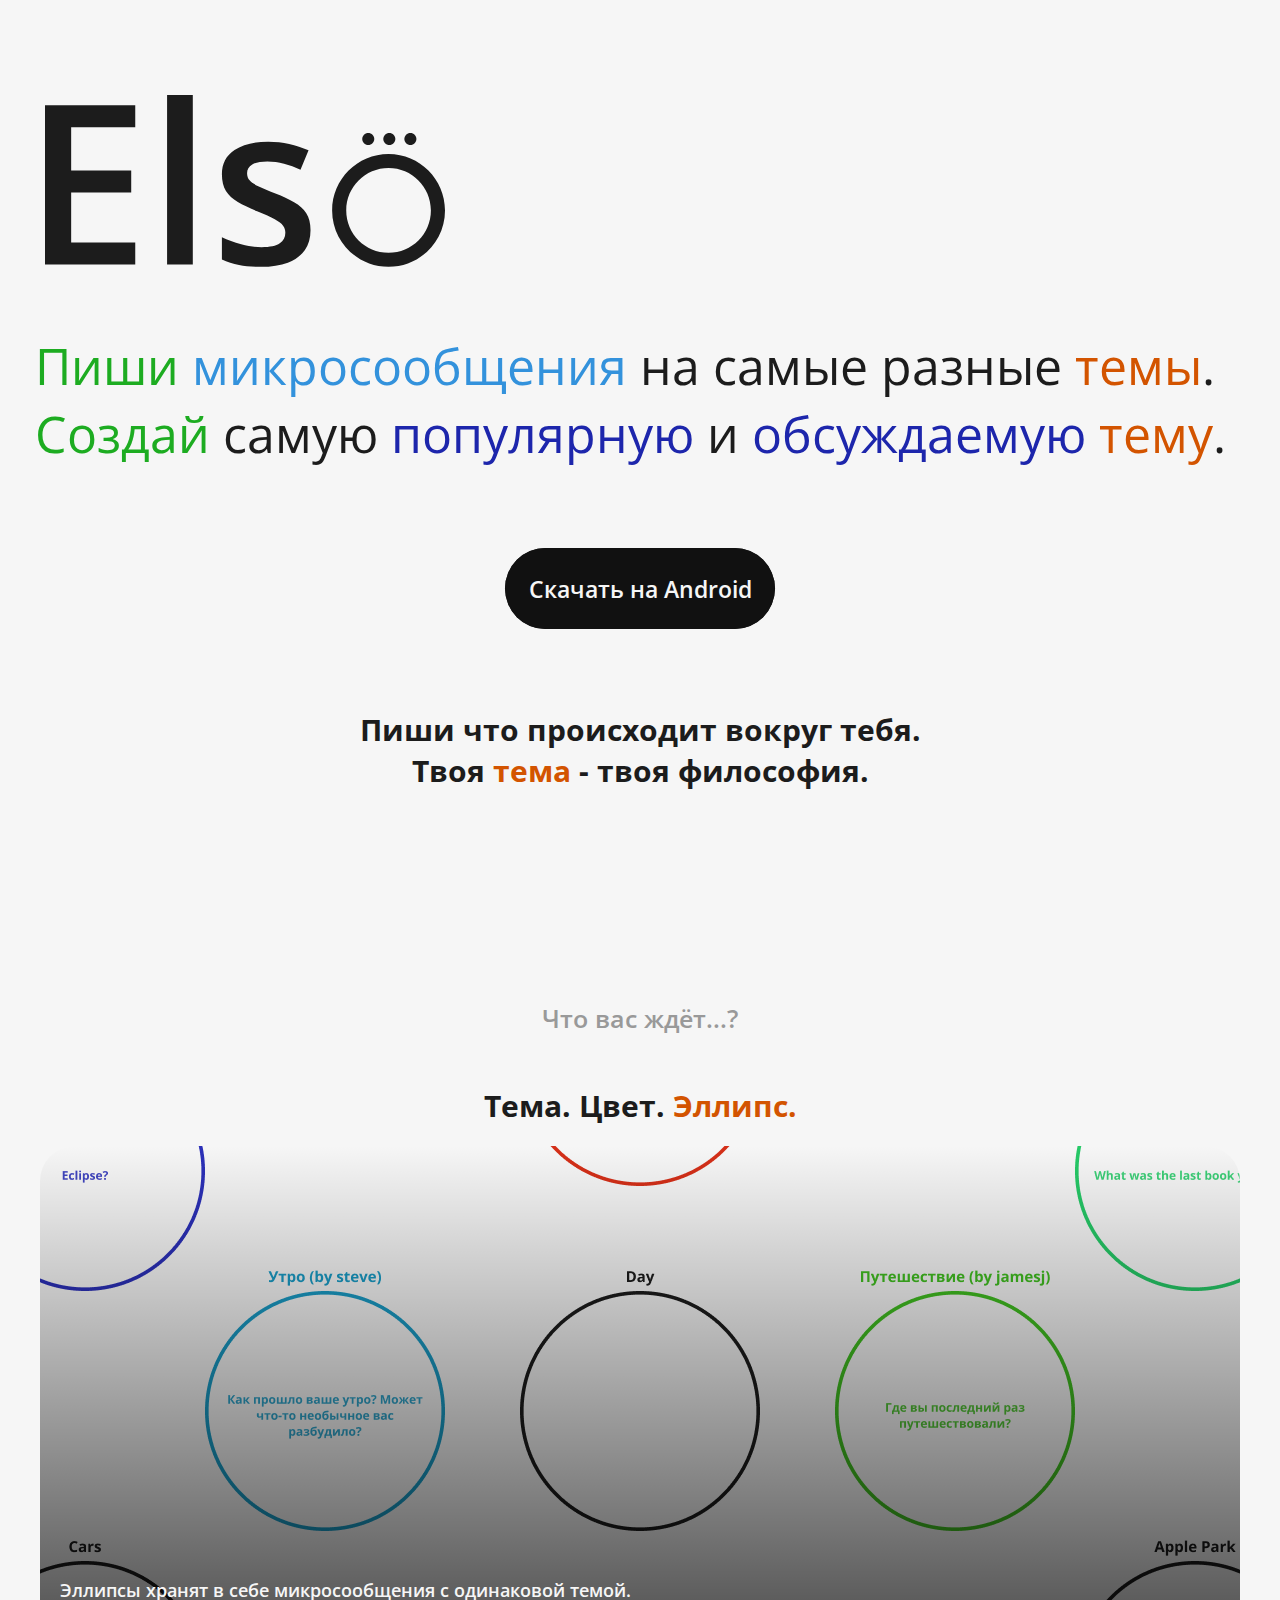
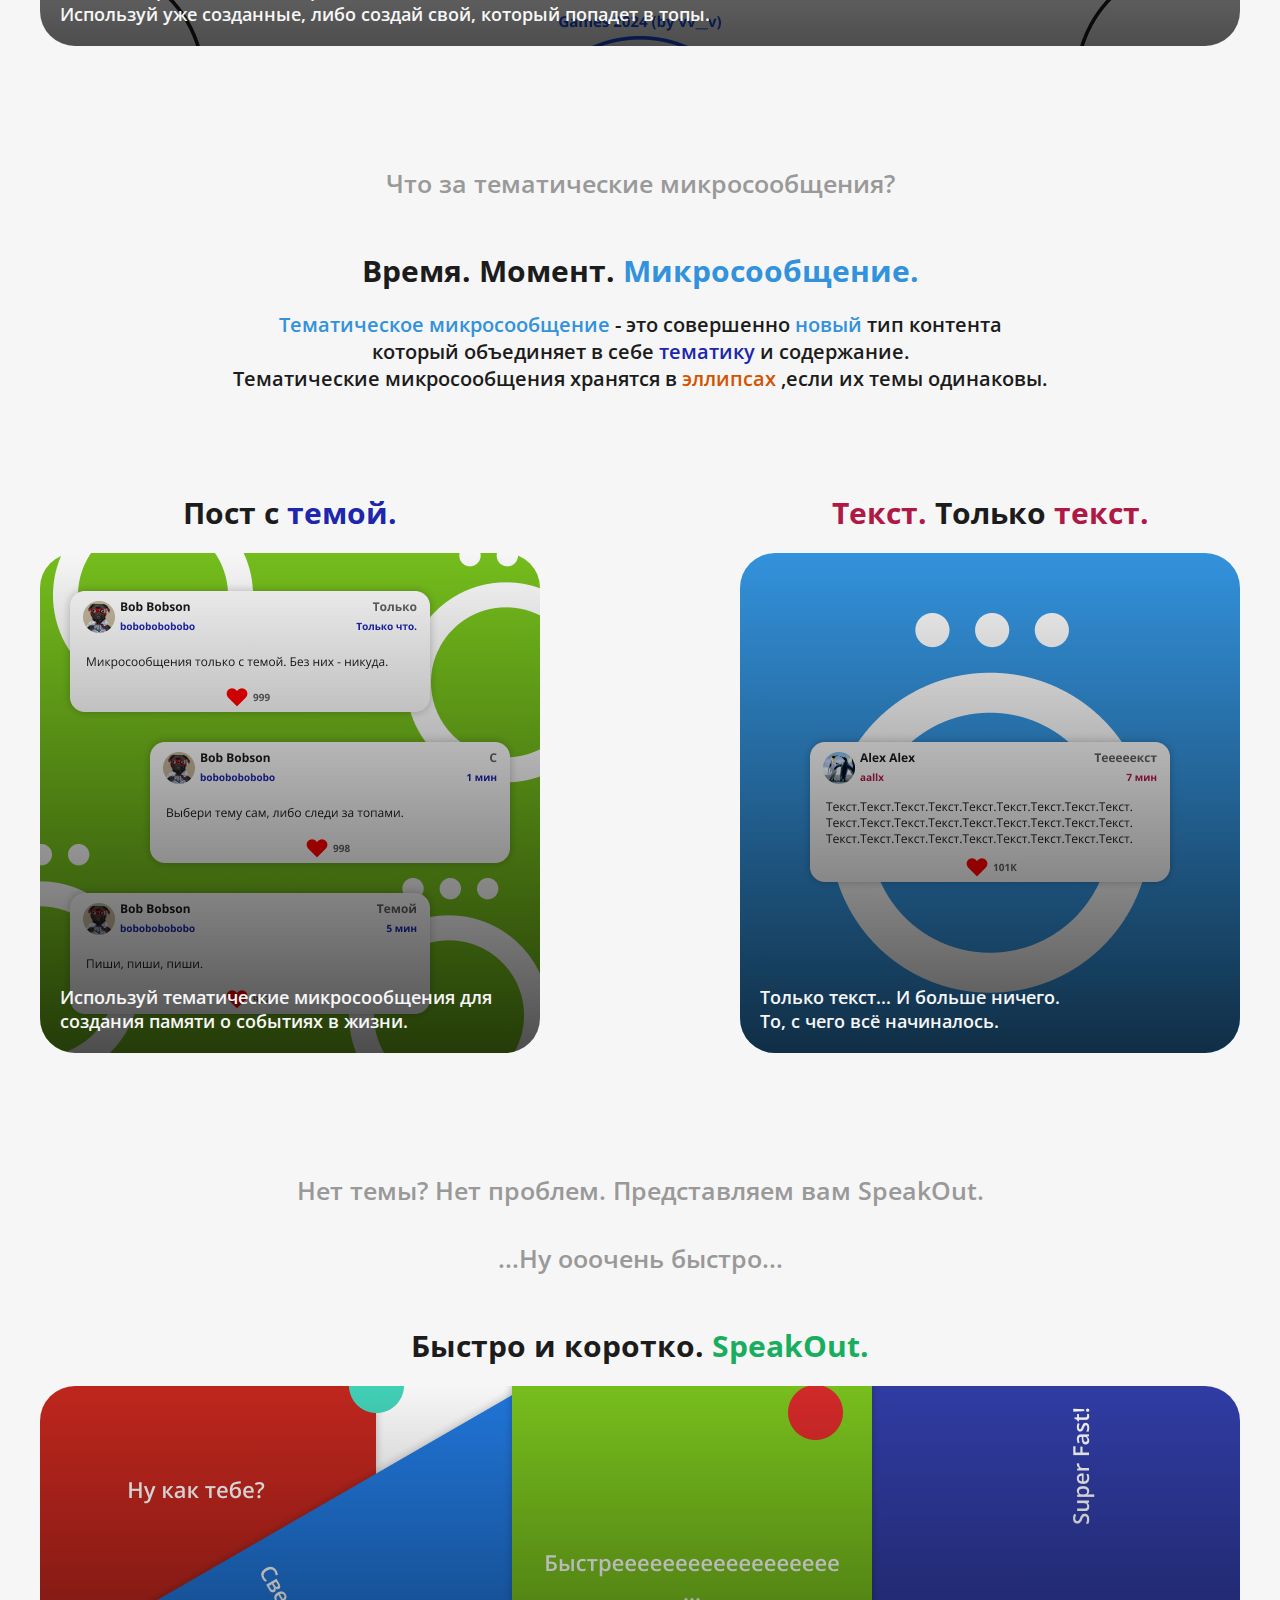
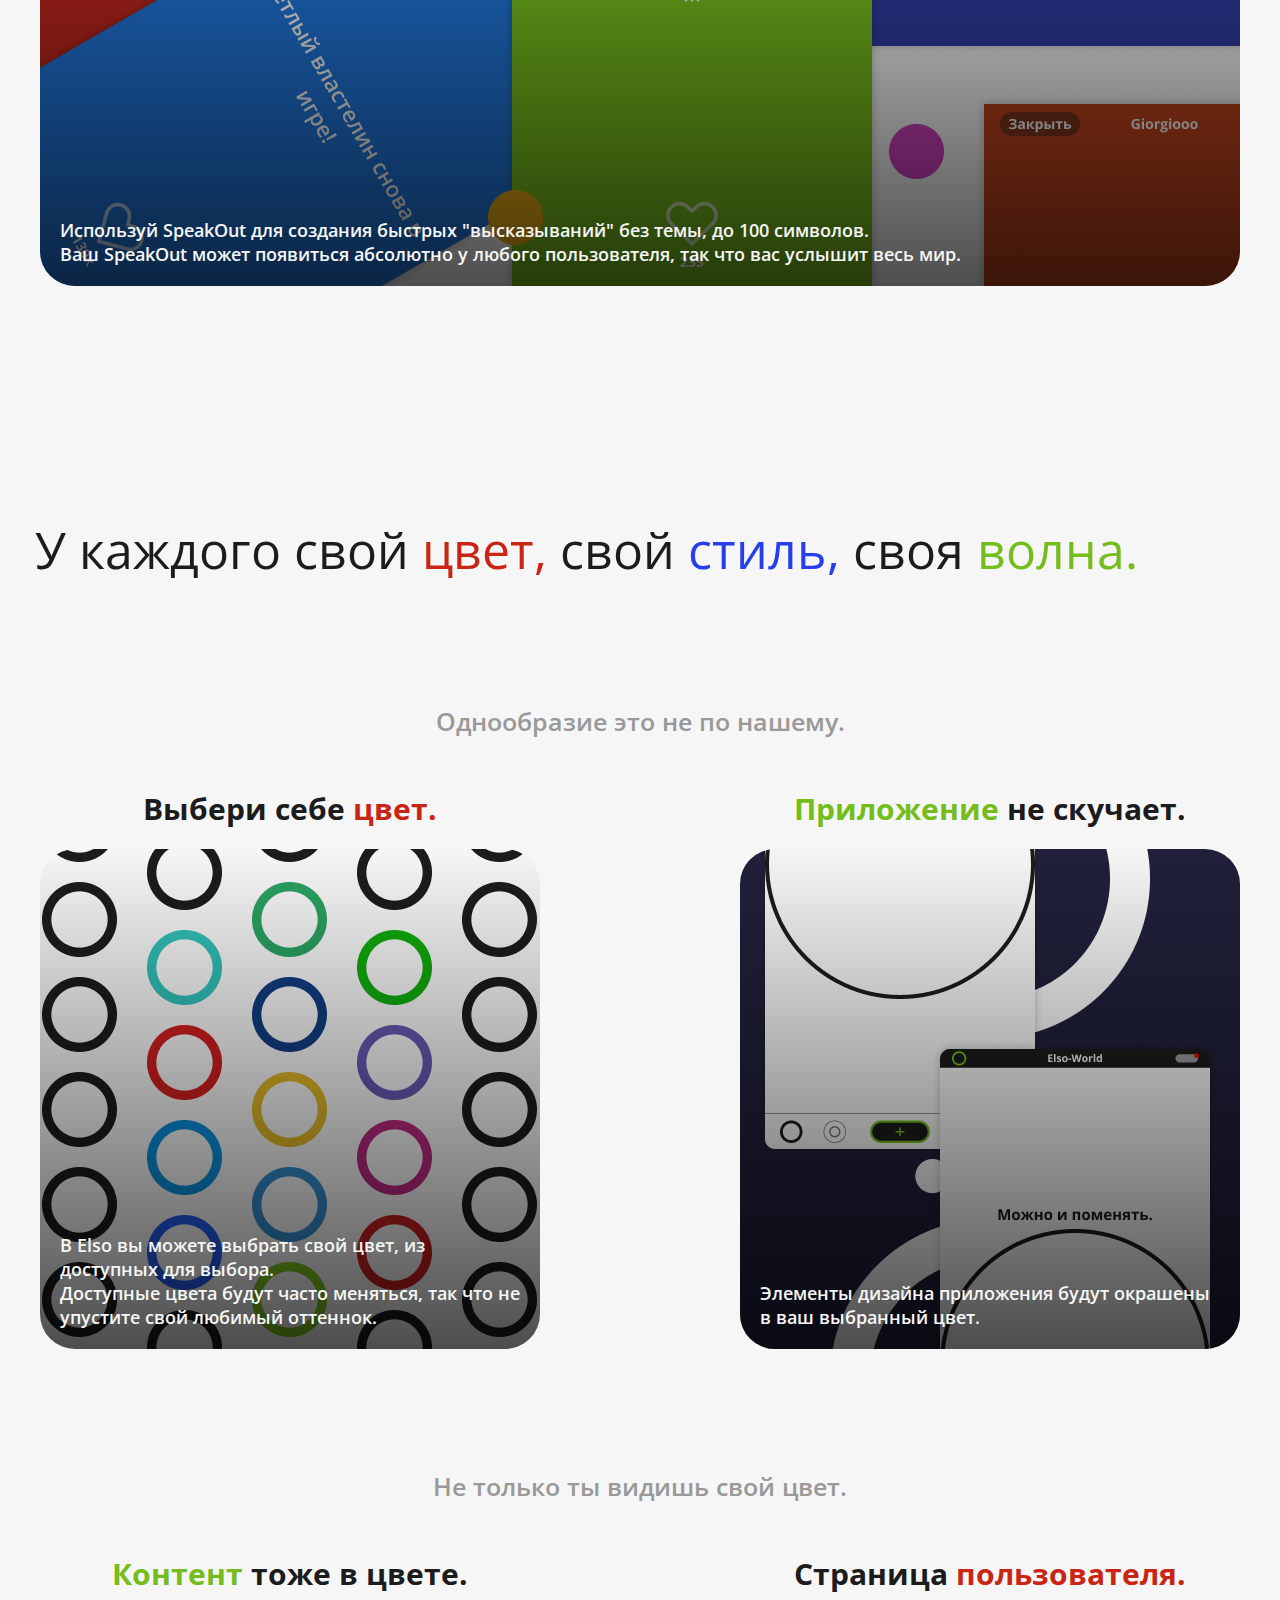
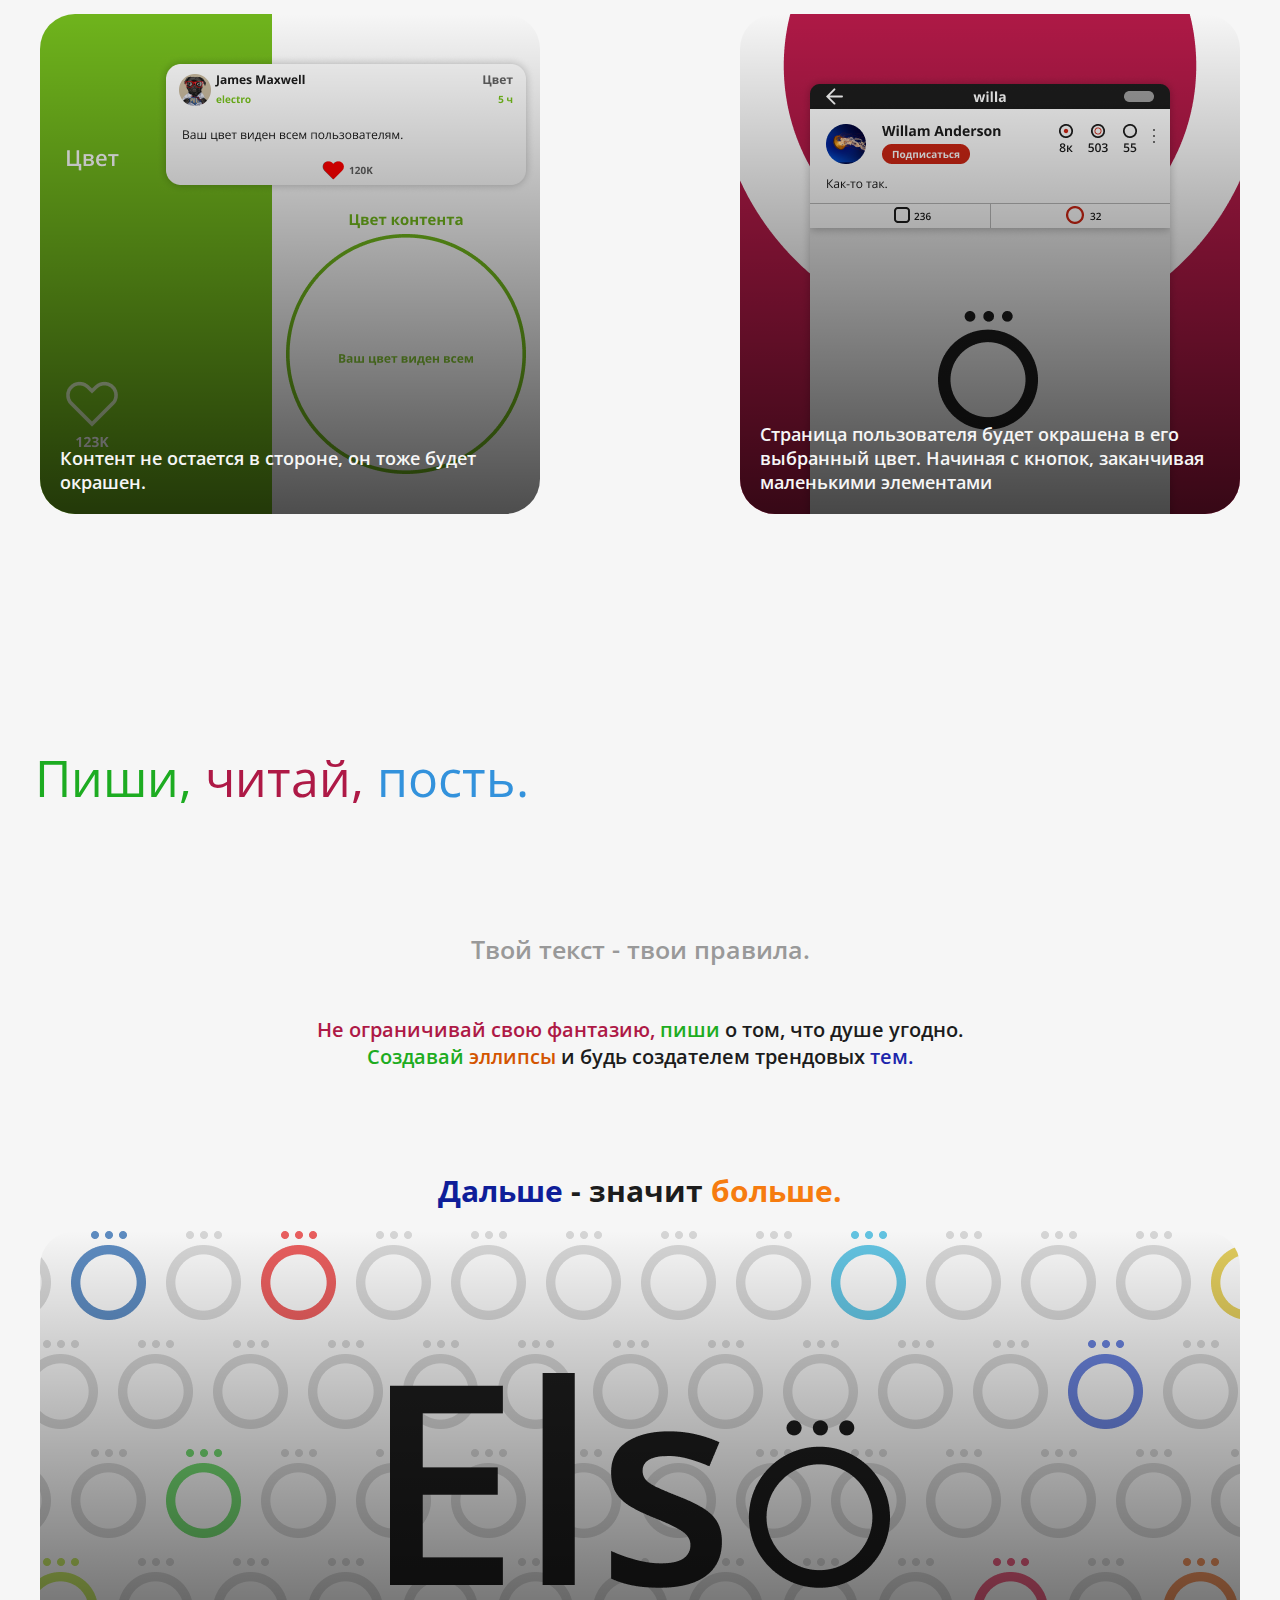
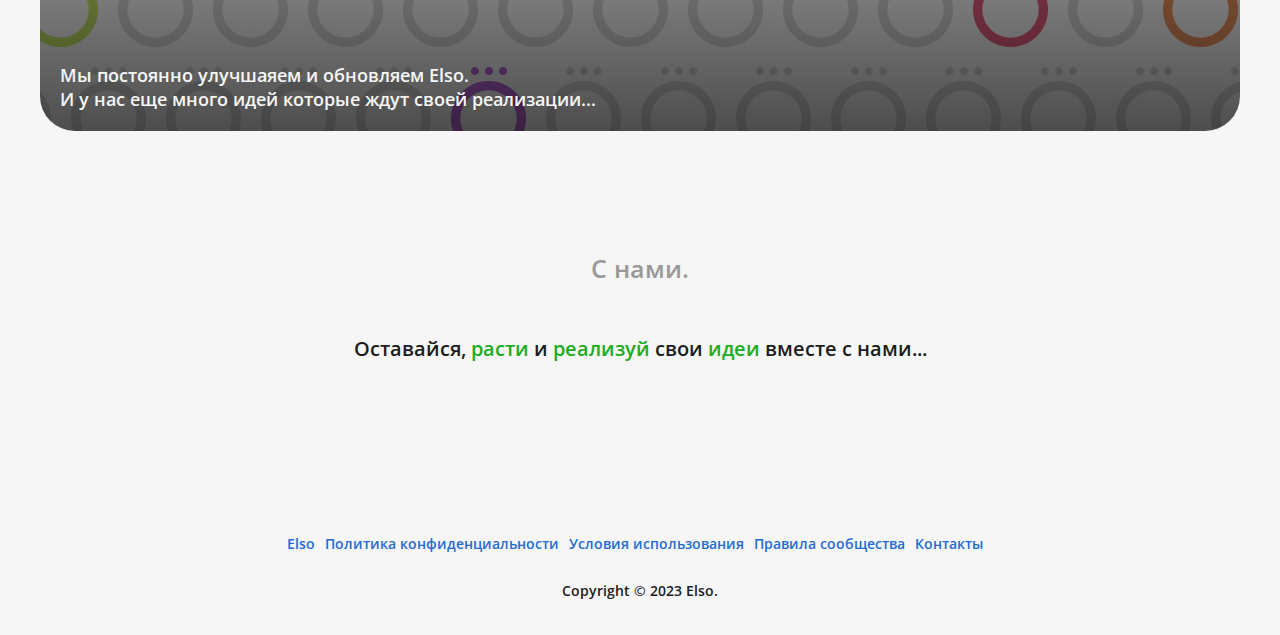
<file: index.html>
<!DOCTYPE html>

<html lang = "ru">

<head>
	<meta charset="UTF-8">
	<meta http-equiv="X-UA-Compatible" content="IE=edge">
	<meta name="viewport" content="width=device-width, initial-scale=1.0">

	<title>Elso</title>
	
	<link rel="icon" href="img/favicon.svg">
	<link rel="apple-touch-icon" href="img/favicon.svg">
	<link rel="mask-icon" href="img/favicon.svg" color="#000000">

	<link rel="preconnect" href="https://fonts.googleapis.com">
	<link rel="preconnect" href="https://fonts.gstatic.com" crossorigin>
	<link href="https://fonts.googleapis.com/css2?family=Open+Sans:wght@400;600;700&display=swap" rel="stylesheet">
	
	<link rel="stylesheet" href="styles/reset.css">
	<link rel="stylesheet" href="styles/style.css">
	
</head>
<body>


<header>
	<div class="header-container">
	
		<img class="header-logotitle" src="img/logotitle.svg" alt="LogoTitle">

		<p class="header-description"><span style="color: #1DAC21;">Пиши</span>
		<span style="color: #3392DC;">микросообщения</span> на самые разные 
			<span style="color: #D35400;">темы</span>.
			
		<span style="color: #1DAC21;">Создай</span> самую <span style="color: #1D26AC;">популярную</span>
		и <span style="color: #1D26AC;">обсуждаемую</span> <span style="color: #D35400;">тему</span>.</p>  

		<a class="glow-on-hover" href="/files/Elso_v_0_3_0.apk" download>Скачать на Android</a>
		
		<h2 class="main-title">Пиши что происходит вокруг тебя.
		</br>
		Твоя <span style="color: #D35400;">тема</span> - твоя философия.
		
		</h2>
	</div>
	
</header>

<main> 

	<div class="main-container">
		
		<p class="main-titleOfTitle">Что вас ждёт...?</p>
		<h2 class="main-title">Тема. Цвет. <span style="color: #D35400;">Эллипс.</span></h2>

		<div class="main-bigContentContainer" style="background-image: url('img/ellipse.png'); background-size: cover; background-position: center;" >

			
			<div class="main-contentContainerFilter">
				<p class="main-contentContainerDescription">Эллипсы хранят в себе микросообщения с одинаковой темой.<br>
					Используй уже созданные, либо создай свой, который попадет в топы.
				</p>
			</div>
					
		</div>


		<p class="main-titleOfTitle">Что за тематические микросообщения?</p>
		<h2 class="main-title">Время. Момент. <span style="color: #3392DC;">Микросообщение.</span></h2>

		<p class="main-titleDescription"><span style="color: #3392DC;">Тематическое микросообщение</span> - это совершенно <span style="color: #3392DC;">новый </span>тип контента<br>который объединяет в себе <span style="color: #1D26AC;">тематику </span> и содержание.<br>Тематические микросообщения хранятся в <span style="color: #D35400;">эллипсах </span>,если их темы одинаковы.</p>

		<div class="main-baseMiniContentContainer">
			
			<div>
				<h2 class="main-title">Пост с <span style="color: #1D26AC;">темой.</span></h2>

				<div class="main-miniContentContainer" style="background-image: url('img/poststemoi.png'); background-size: cover; background-position: top;">
					<div class="main-contentContainerFilter">
						<p class="main-contentContainerDescription">Используй тематические микросообщения для создания памяти о событиях в жизни.</p>
					</div>
				</div>
			</div>

			<div>
				<h2 class="main-title"><span style="color: #AE1946;">Текст.</span> Только <span style="color: #AE1946;">текст.</span></h2>

				<div class="main-miniContentContainer" style="background-image: url('img/teksttolkotekst.png'); background-size: cover; background-position: center;">
					<div class="main-contentContainerFilter">
						<p class="main-contentContainerDescription">Только текст... И больше ничего.<br>То, с чего всё начиналось.</p>
					</div>	
				</div>

			</div>
		</div>


		<p class="main-titleOfTitle">Нет темы? Нет проблем. Представляем вам SpeakOut.<br><br>...Ну ооочень быстро...</p>
		<h2 class="main-title">Быстро и коротко. <span style="color: #19AE5F;">SpeakOut.</span></h2>

		<div class="main-bigContentContainer" style="background-image: url('img/speakout.png'); background-size: cover; background-position: center;" >

			
			<div class="main-contentContainerFilter">
				<p class="main-contentContainerDescription">Используй SpeakOut для создания быстрых "высказываний" без темы, до 100 символов.<br>
					Ваш SpeakOut может появиться абсолютно у любого пользователя, так что вас услышит весь мир.
				</p>
			</div>
			
			
		</div>


		<p class="main-bigTitle">У каждого свой <span style="color: #C82514;">цвет,</span> свой <span style="color: #263EEC;">стиль,</span> своя <span style="color: #74BD1C;">волна.</span></p>
		<p class="main-titleOfTitle">Однообразие это не по нашему.</p>	
		

		<div class="main-baseMiniContentContainer">
			
			<div>
				<h2 class="main-title">Выбери себе <span style="color: #C82514;">цвет.</span></h2>

				<div class="main-miniContentContainer" style="background-image: url('img/viberisebecvet.png'); background-size: cover; background-position: center;">
					<div class="main-contentContainerFilter">
						<p class="main-contentContainerDescription">В Elso вы можете выбрать свой цвет, из доступных для выбора.<br>Доступные цвета будут часто меняться, так что не упустите свой любимый оттеннок.</p>
					</div>
				</div>
			</div>

			<div>
				<h2 class="main-title"><span style="color: #74BD1C;">Приложение</span> не скучает.</h2>

				<div class="main-miniContentContainer" style="background-image: url('img/prilojenieneskuchaet.png'); background-size: cover; background-position: center;">
					<div class="main-contentContainerFilter">
						<p class="main-contentContainerDescription">Элементы дизайна приложения будут окрашены в ваш выбранный цвет.</p>
					</div>	
				</div>

			</div>

		</div>

		<p class="main-titleOfTitle">Не только ты видишь свой цвет.</p>	

		<div class="main-baseMiniContentContainer">
			
			<div>
				<h2 class="main-title"><span style="color: #74BD1C;">Контент</span> тоже в цвете.</h2>

				<div class="main-miniContentContainer" style="background-image: url('img/kontentvcvete.png'); background-size: cover; background-position: top;">
					<div class="main-contentContainerFilter">
						<p class="main-contentContainerDescription">Контент не остается в стороне, он тоже будет<br>окрашен.</p>
					</div>	
				</div>

			</div>

			<div>
				<h2 class="main-title">Страница <span style="color: #C82514;">пользователя.</span></h2>

				<div class="main-miniContentContainer" style="background-image: url('img/stranicapolzovatela.png'); background-size: cover; background-position: top;">
					<div class="main-contentContainerFilter">
						<p class="main-contentContainerDescription">Страница пользователя будет окрашена в его<br>выбранный цвет. Начиная с кнопок, заканчивая<br>маленькими элементами</p>
					</div>
				</div>
			</div>

		</div>

		<p class="main-bigTitle"><span style="color: #1DAC21;">Пиши, </span><span style="color: #AE1946;">читай, </span><span style="color: #3392DC;">пость.</span></p>
		<p class="main-titleOfTitle">Твой текст - твои правила.</p>

		<p class="main-titleDescription"><span style="color: #AE1946;">Не ограничивай свою фантазию,</span> <span style="color: #1DAC21;">пиши</span> о том, что душе угодно.<br><span style="color: #1DAC21;">Создавай</span> <span style="color: #D35400;">эллипсы</span> и будь создателем трендовых <span style="color: #1D26AC;">тем.</span></p>	
		<h2 class="main-title"><span style="color: #0F1E99;">Дальше</span> - значит <span style="color: #F67C0F;">больше.</span></h2>

		<div class="main-bigContentContainer" style="background-image: url('img/dalcheznachitbolshe.png'); background-size: cover; background-position: center;" >

			
			<div class="main-contentContainerFilter">
				<p class="main-contentContainerDescription">Мы постоянно улучшаяем и обновляем Elso.<br>
					И у нас еще много идей которые ждут своей реализации...
				</p>
			</div>
			
			
		</div>
		<p class="main-titleOfTitle">С нами.</p>
		<p class="main-titleDescription">Оставайся, <span style="color: #1DAC21;">расти</span> и <span style="color: #1DAC21;">реализуй</span> свои <span style="color: #1DAC21;">идеи</span> вместе с нами...</p>	

	</div>
</main>

<footer>
	<div class = "footer-container"></div>	
</footer>

</body>
	<script src="scripts/footer.js"></script>
</html>
</file>
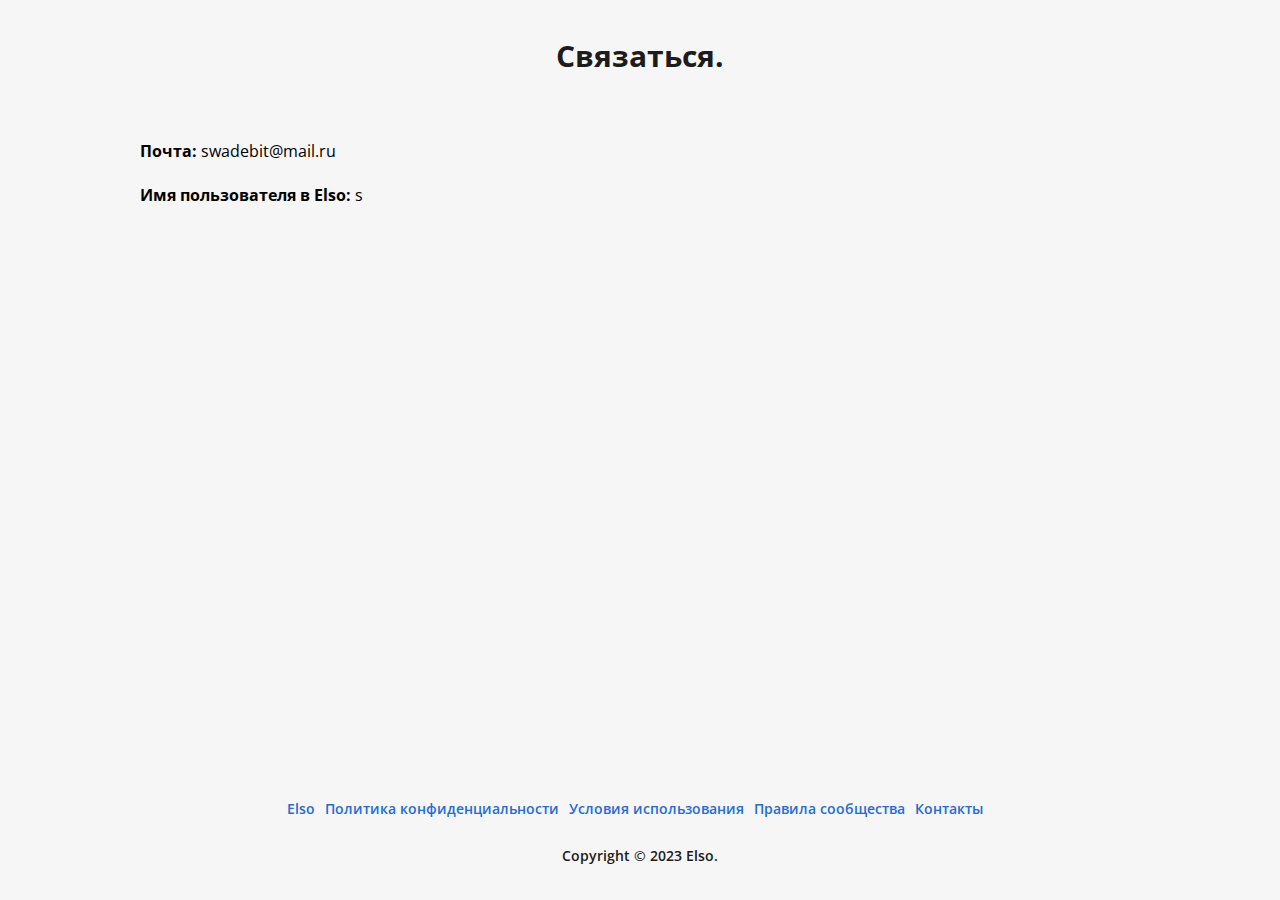
<file: connection.html>
﻿<!DOCTYPE html>

<html lang = "ru">

<head>
	<meta charset="UTF-8">
	<meta http-equiv="X-UA-Compatible" content="IE=edge">
	<meta name="viewport" content="width=device-width, initial-scale=1.0">

	<title>Связаться c Elso</title>

	<link rel="icon" href="img/favicon.svg">
	<link rel="apple-touch-icon" href="img/favicon.svg">
	<link rel="mask-icon" href="img/favicon.svg" color="#000000">

	<link rel="preconnect" href="https://fonts.googleapis.com">
	<link rel="preconnect" href="https://fonts.gstatic.com" crossorigin>
	<link href="https://fonts.googleapis.com/css2?family=Open+Sans:wght@400;600;700&display=swap" rel="stylesheet">
	
	<link rel="stylesheet" href="styles/reset.css">
	<link rel="stylesheet" href="styles/style.css">

</head>
<body>


<header>

</header>

<main> 

	<div class="main-container">

		<div style = " margin: auto; max-width: 1000px;">

			<h2 class="main-title">Связаться.</h2>
		

			<p style = "text-align: left; word-break: break;">

<br><br>
<b>Почта:</b>
swadebit@mail.ru
<br><br>
<b>Имя пользователя в Elso:</b>
s




			</p>
		</div>
		
	</div>
</main>

<footer>
	<div class = "footer-container" style = "	
   position:absolute;
   bottom:0;
   width:100%;
   "></div>	
</footer>

</body>
	<script src="scripts/footer.js"></script>
</html>
</file>
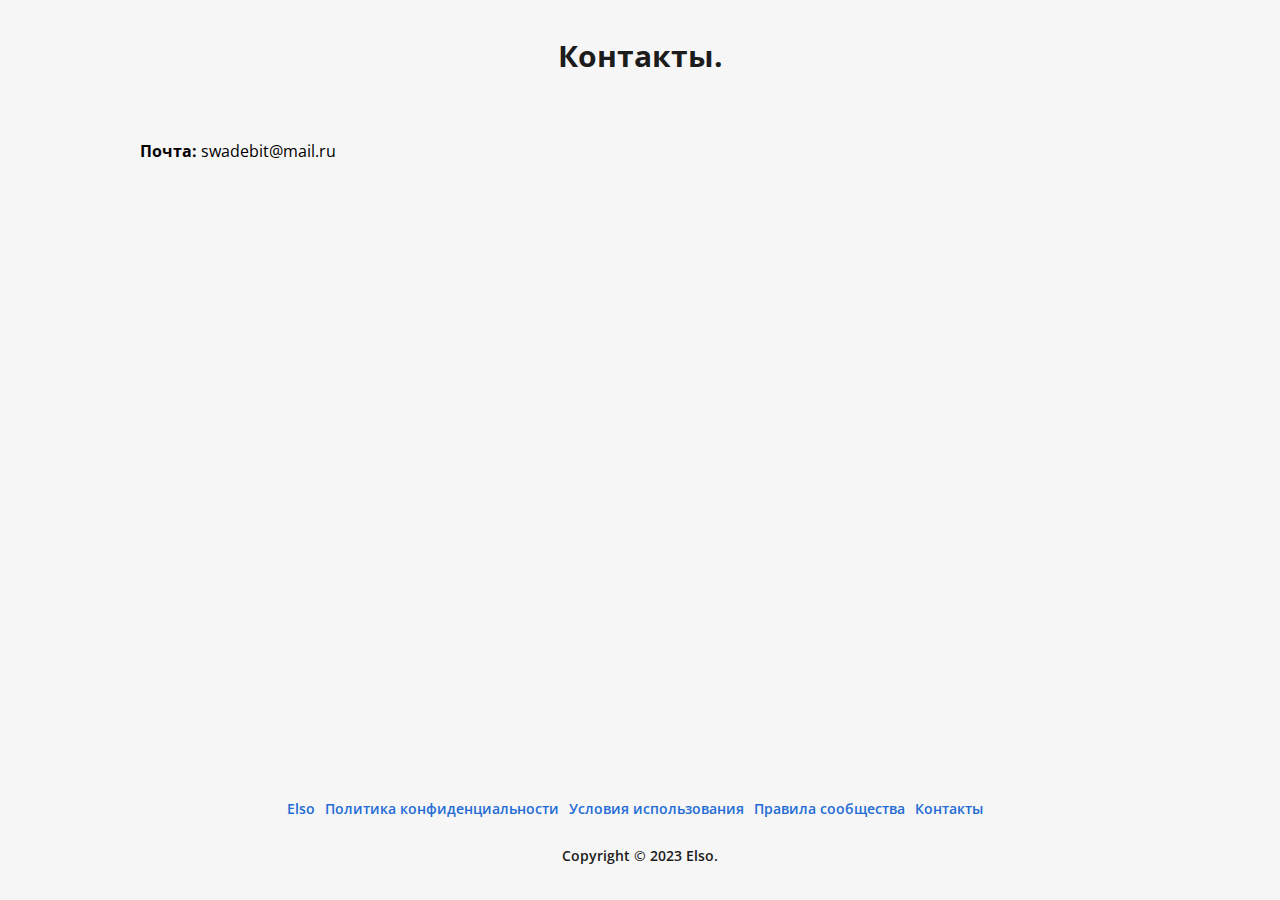
<file: contacts.html>
﻿<!DOCTYPE html>

<html lang = "ru">

<head>
	<meta charset="UTF-8">
	<meta http-equiv="X-UA-Compatible" content="IE=edge">
	<meta name="viewport" content="width=device-width, initial-scale=1.0">

	<title>Контакты Elso</title>

	<link rel="icon" href="img/favicon.svg">
	<link rel="apple-touch-icon" href="img/favicon.svg">
	<link rel="mask-icon" href="img/favicon.svg" color="#000000">

	<link rel="preconnect" href="https://fonts.googleapis.com">
	<link rel="preconnect" href="https://fonts.gstatic.com" crossorigin>
	<link href="https://fonts.googleapis.com/css2?family=Open+Sans:wght@400;600;700&display=swap" rel="stylesheet">
	
	<link rel="stylesheet" href="styles/reset.css">
	<link rel="stylesheet" href="styles/style.css">

</head>
<body>


<header>

</header>

<main> 

	<div class="main-container">

		<div style = " margin: auto; max-width: 1000px;">

			<h2 class="main-title">Контакты.</h2>
		

			<p style = "text-align: left; word-break: break;">

<br><br>
<b>Почта:</b>
swadebit@mail.ru
<br><br>





			</p>
		</div>
		
	</div>
</main>

<footer>
	<div class = "footer-container" style = "	
   position:absolute;
   bottom:0;
   width:100%;
   "></div>	
</footer>

</body>
	<script src="scripts/footer.js"></script>
</html>
</file>
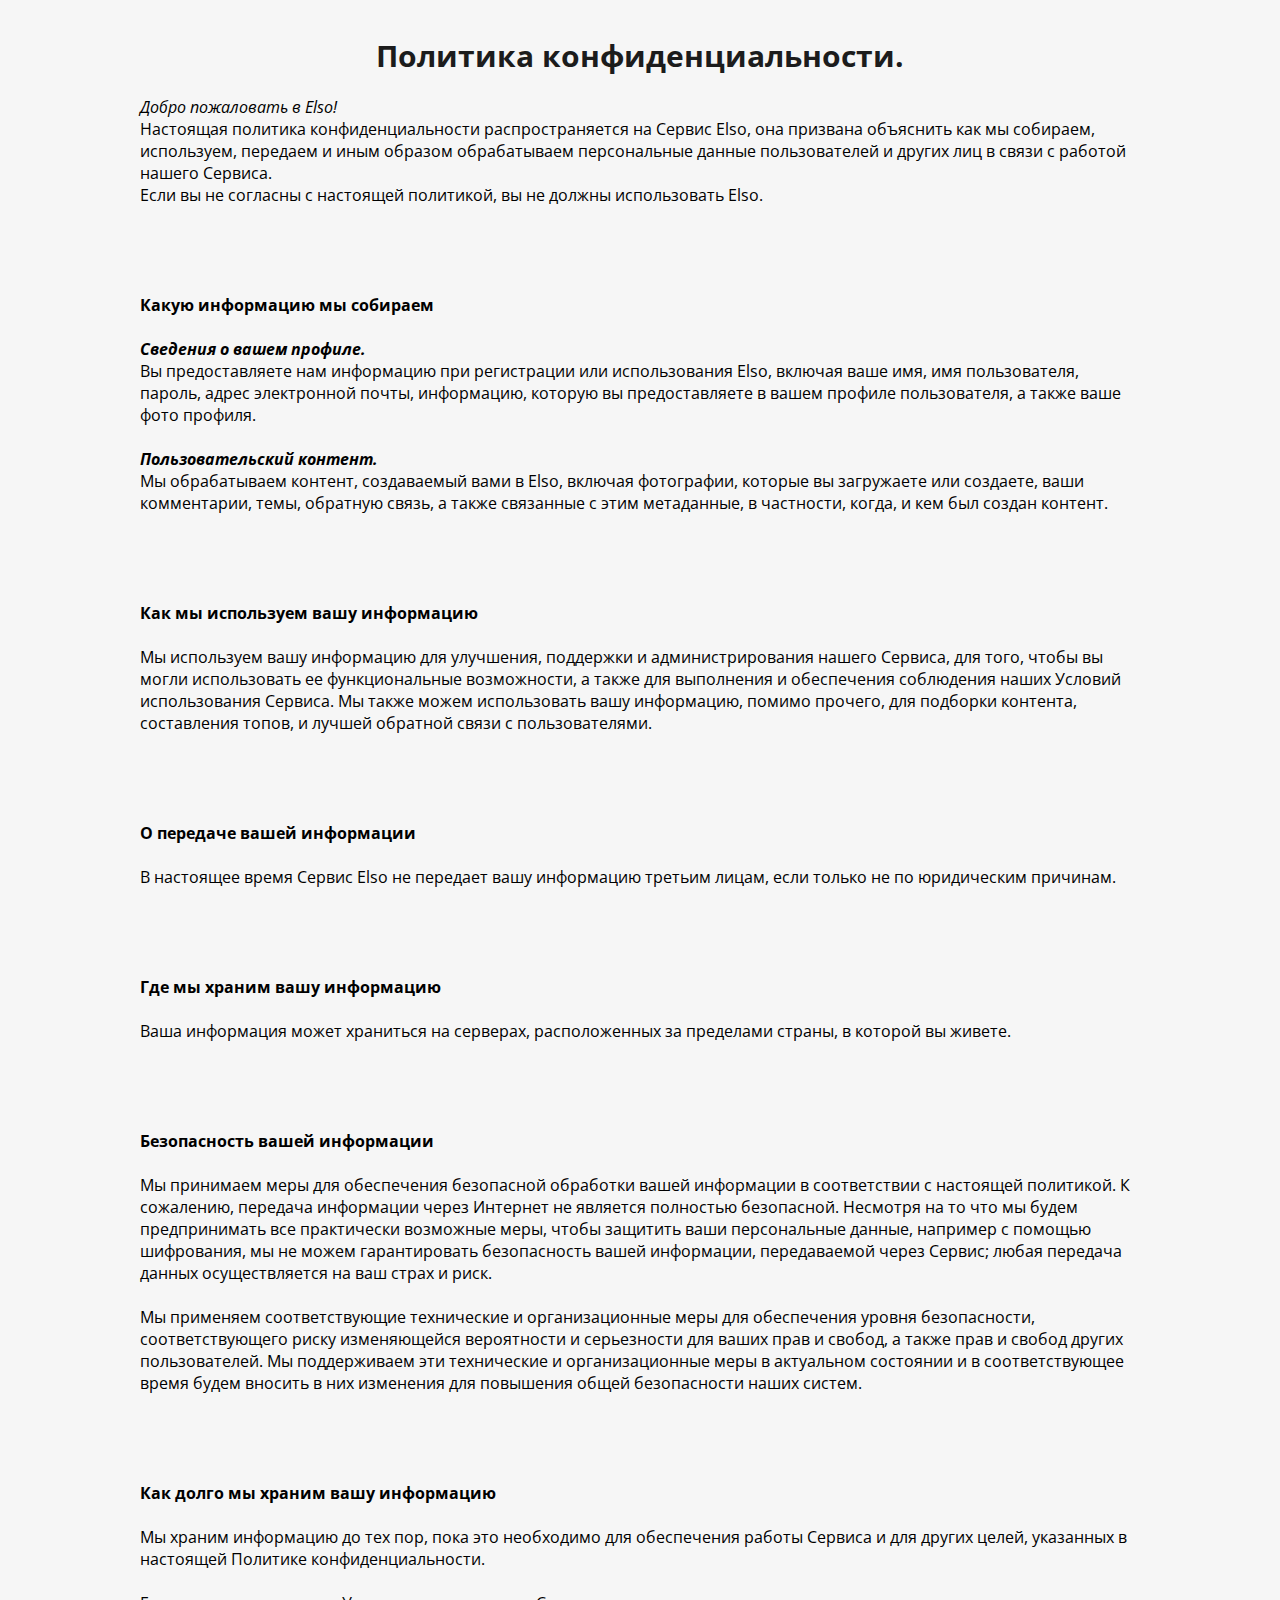
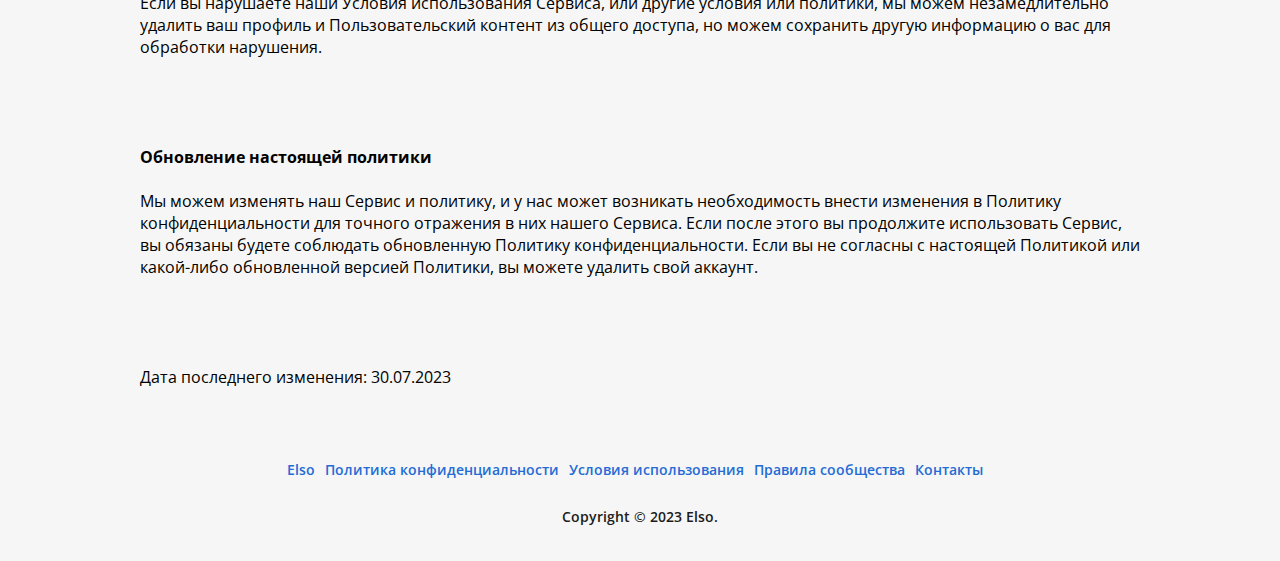
<file: privacypolicy.html>
﻿<!DOCTYPE html>

<html lang = "ru">

<head>
	<meta charset="UTF-8">
	<meta http-equiv="X-UA-Compatible" content="IE=edge">
	<meta name="viewport" content="width=device-width, initial-scale=1.0">

	<title>Политика конфиденциальности Elso</title>

	<link rel="icon" href="img/favicon.svg">
	<link rel="apple-touch-icon" href="img/favicon.svg">
	<link rel="mask-icon" href="img/favicon.svg" color="#000000">

	<link rel="preconnect" href="https://fonts.googleapis.com">
	<link rel="preconnect" href="https://fonts.gstatic.com" crossorigin>
	<link href="https://fonts.googleapis.com/css2?family=Open+Sans:wght@400;600;700&display=swap" rel="stylesheet">
	
	<link rel="stylesheet" href="styles/reset.css">
	<link rel="stylesheet" href="styles/style.css">

</head>
<body>


<header>

</header>

<main> 

	<div class="main-container">

		<div style = " margin: auto; max-width: 1000px;">

			<h2 class="main-title">Политика конфиденциальности.</h2>
		

			<p style = "text-align: left; word-break: break;">



<i>Добро пожаловать в Elso!</i>
<br>
Настоящая политика конфиденциальности распространяется на Сервис Elso, она призвана объяснить как мы собираем, используем, передаем и иным образом обрабатываем персональные данные пользователей и других лиц в связи с работой нашего Сервиса. 
<br>
Если вы не согласны с настоящей политикой, вы не должны использовать Elso.


<br><br><br><br><br>
				
				
<b>Какую информацию мы собираем</b>
<br><br>
<b><i>Сведения о вашем профиле.</i></b>
<br>								
Вы предоставляете нам информацию при регистрации или использования Elso, включая ваше имя, имя пользователя, пароль, адрес электронной почты, информацию, которую вы предоставляете в вашем профиле пользователя, а также ваше фото профиля.
<br><br>
<b><i>Пользовательский контент.</i></b>
<br>
Мы обрабатываем контент, создаваемый вами в Elso, включая фотографии, которые вы загружаете или создаете, ваши комментарии, темы, обратную связь, а также связанные с этим метаданные, в частности, когда, и кем был создан контент.


<br><br><br><br><br>
				
				
<b>Как мы используем вашу информацию</b>
<br><br>
Мы используем вашу информацию для улучшения, поддержки и администрирования нашего Сервиса, для того, чтобы вы могли использовать ее функциональные возможности, а также для выполнения и обеспечения соблюдения наших Условий использования Сервиса.
Мы также можем использовать вашу информацию, помимо прочего, для подборки контента, составления топов, и лучшей обратной связи с пользователями.


<br><br><br><br><br>
				
				
<b>О передаче вашей информации</b>
<br><br>
В настоящее время Сервис Elso не передает вашу информацию третьим лицам, если только не по юридическим причинам.


<br><br><br><br><br>
				
				
<b>Где мы храним вашу информацию</b>
<br><br>
Ваша информация может храниться на серверах, расположенных за пределами страны, в которой вы живете.




<br><br><br><br><br>
				
				
<b>Безопасность вашей информации</b>
<br><br>
Мы принимаем меры для обеспечения безопасной обработки вашей информации в соответствии с настоящей политикой. К сожалению, передача информации через Интернет не является полностью безопасной. Несмотря на то что мы будем предпринимать все практически возможные меры, чтобы защитить ваши персональные данные, например с помощью шифрования, мы не можем гарантировать безопасность вашей информации, передаваемой через Сервис; любая передача данных осуществляется на ваш страх и риск.
<br><br>
Мы применяем соответствующие технические и организационные меры для обеспечения уровня безопасности, соответствующего риску изменяющейся вероятности и серьезности для ваших прав и свобод, а также прав и свобод других пользователей. Мы поддерживаем эти технические и организационные меры в актуальном состоянии и в соответствующее время будем вносить в них изменения для повышения общей безопасности наших систем.


<br><br><br><br><br>
				
				
<b>Как долго мы храним вашу информацию</b>
<br><br>
Мы храним информацию до тех пор, пока это необходимо для обеспечения работы Сервиса и для других целей, указанных в настоящей Политике конфиденциальности.
<br><br>
Если вы нарушаете наши Условия использования Сервиса, или другие условия или политики, мы можем незамедлительно удалить ваш профиль и Пользовательский контент из общего доступа, но можем сохранить другую информацию о вас для обработки нарушения.


<br><br><br><br><br>
				
				
<b>Обновление настоящей политики</b>
<br><br>
Мы можем изменять наш Сервис и политику, и у нас может возникать необходимость внести изменения в Политику конфиденциальности для точного отражения в них нашего Сервиса. Если после этого вы продолжите использовать Сервис, вы обязаны будете соблюдать обновленную Политику конфиденциальности. Если вы не согласны с настоящей Политикой или какой-либо обновленной версией Политики, вы можете удалить свой аккаунт.



<br><br><br><br><br>


Дата последнего изменения: 30.07.2023





			</p>
		</div>
		
	</div>
</main>

<footer>
	<div class = "footer-container"></div>	
</footer>

</body>
	<script src="scripts/footer.js"></script>
</html>
</file>
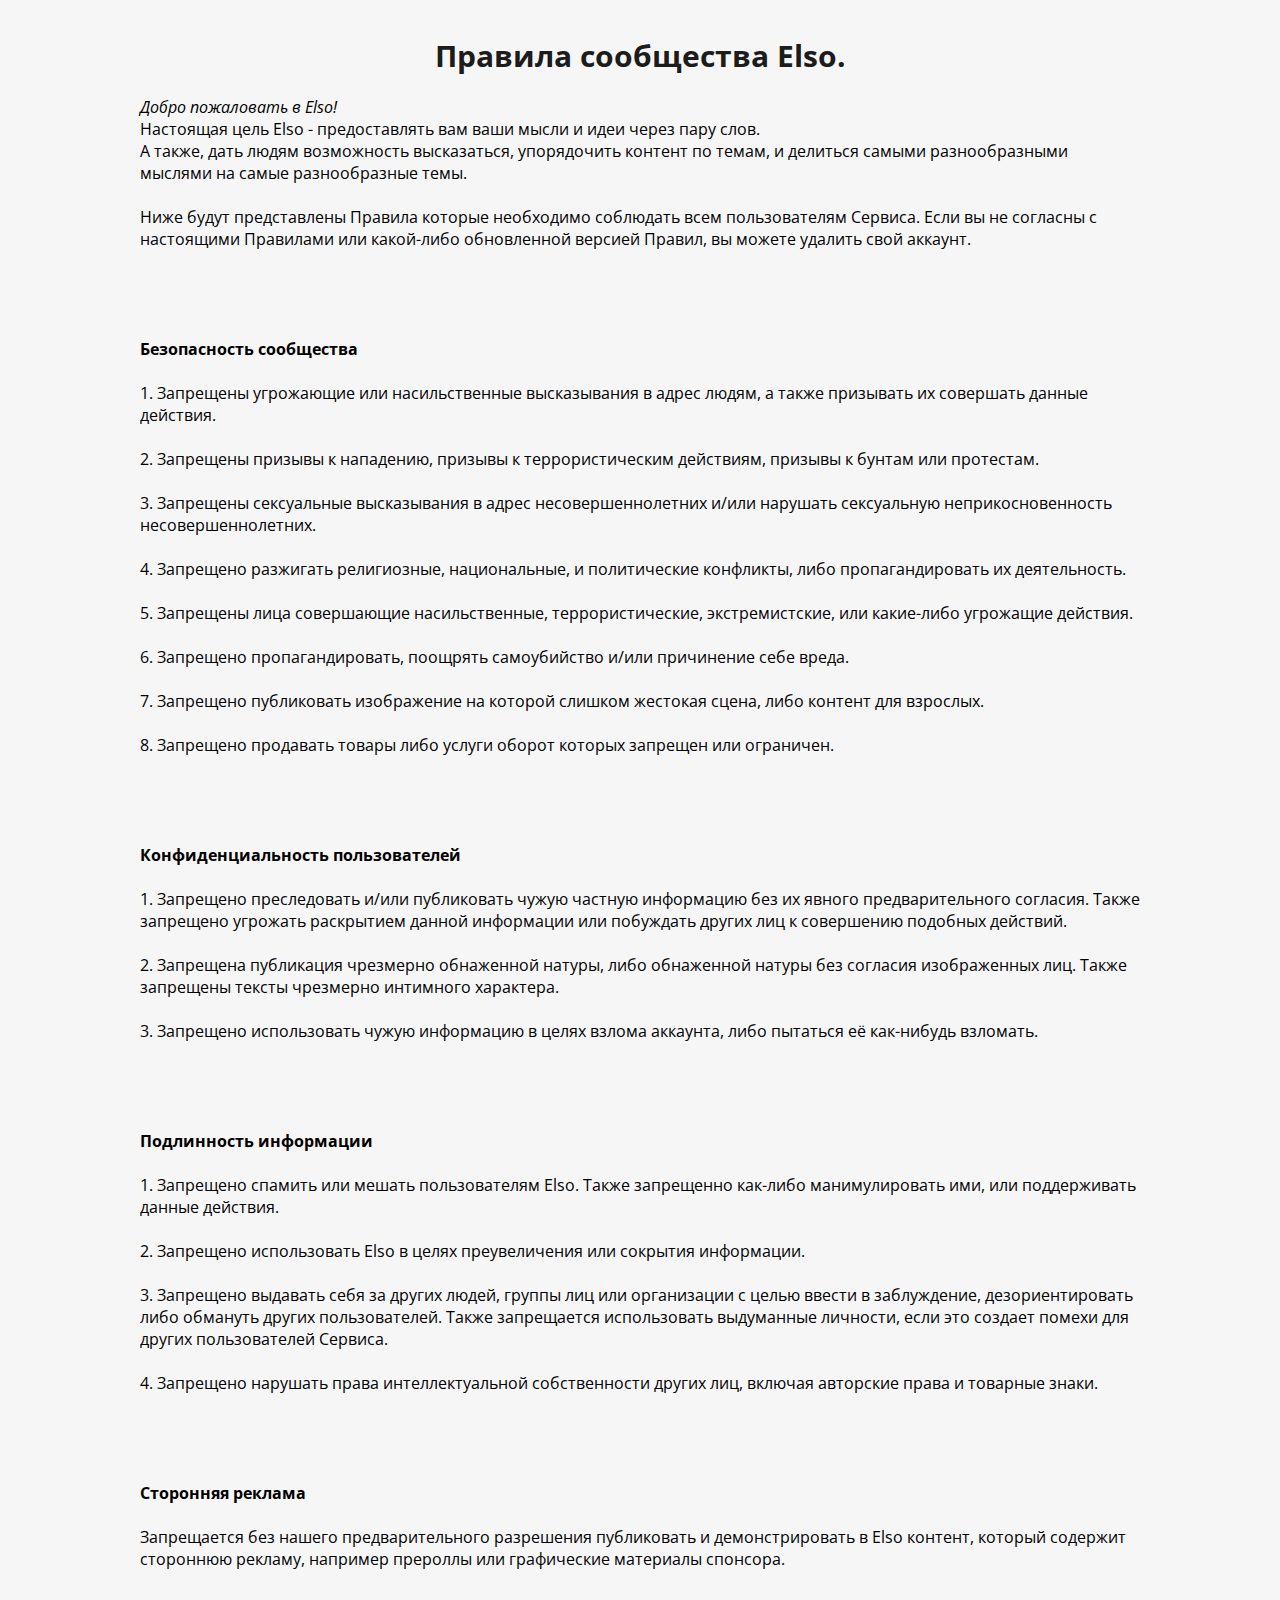
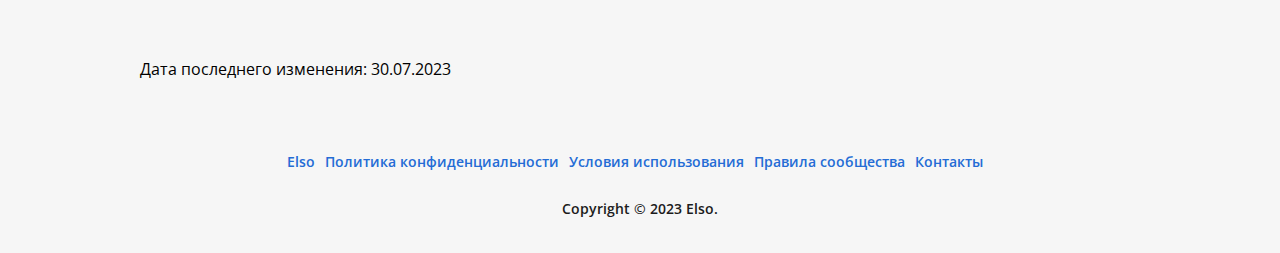
<file: rules.html>
﻿<!DOCTYPE html>

<html lang = "ru">

<head>
	<meta charset="UTF-8">
	<meta http-equiv="X-UA-Compatible" content="IE=edge">
	<meta name="viewport" content="width=device-width, initial-scale=1.0">

	<title>Правила сообщества Elso</title>

	<link rel="icon" href="img/favicon.svg">
	<link rel="apple-touch-icon" href="img/favicon.svg">
	<link rel="mask-icon" href="img/favicon.svg" color="#000000">

	<link rel="preconnect" href="https://fonts.googleapis.com">
	<link rel="preconnect" href="https://fonts.gstatic.com" crossorigin>
	<link href="https://fonts.googleapis.com/css2?family=Open+Sans:wght@400;600;700&display=swap" rel="stylesheet">
	
	<link rel="stylesheet" href="styles/reset.css">
	<link rel="stylesheet" href="styles/style.css">

</head>

<body>


<header>

</header>

<main> 
	<div class="main-container">

		<div style = "margin: auto; max-width: 1000px;">

			<h2 class="main-title">Правила сообщества Elso.</h2>
		

			<p style = "text-align: left; word-break: break;">



<i>Добро пожаловать в Elso!</i>
<br>
Настоящая цель Elso - предоставлять вам ваши мысли и идеи через пару слов.
<br>
А также, дать людям возможность высказаться, упорядочить контент по темам, и делиться самыми разнообразными мыслями на самые разнообразные темы.
<br><br>
Ниже будут представлены Правила которые необходимо соблюдать всем пользователям Сервиса. Если вы не согласны с настоящими Правилами или какой-либо обновленной версией Правил, вы можете удалить свой аккаунт.


<br><br><br><br><br>
				
				
<b>Безопасность сообщества</b>
<br><br>
1. Запрещены угрожающие или насильственные высказывания в адрес людям, а также призывать их совершать данные действия.
<br><br>
2. Запрещены призывы к нападению, призывы к террористическим действиям, призывы к бунтам или протестам.
<br><br>
3. Запрещены сексуальные высказывания в адрес несовершеннолетних и/или нарушать сексуальную неприкосновенность несовершеннолетних.
<br><br>
4. Запрещено разжигать религиозные, национальные, и политические конфликты, либо пропагандировать их деятельность.
<br><br>
5. Запрещены лица совершающие насильственные, террористические, экстремистские, или какие-либо угрожащие действия.
<br><br>
6. Запрещено пропагандировать, поощрять самоубийство и/или причинение себе вреда.
<br><br>
7. Запрещено публиковать изображение на которой слишком жестокая сцена, либо контент для взрослых.
<br><br>
8. Запрещено продавать товары либо услуги оборот которых запрещен или ограничен.


<br><br><br><br><br>
				
				
<b>Конфиденциальность пользователей</b>
<br><br>
1. Запрещено преследовать и/или публиковать чужую частную информацию без их явного предварительного согласия. Также запрещено угрожать раскрытием данной информации или побуждать других лиц к совершению подобных действий.
<br><br> 
2. Запрещена публикация чрезмерно обнаженной натуры, либо обнаженной натуры без согласия изображенных лиц. Также запрещены тексты чрезмерно интимного характера.
<br><br>
3. Запрещено использовать чужую информацию в целях взлома аккаунта, либо пытаться её как-нибудь взломать.


<br><br><br><br><br>
				
				
<b>Подлинность информации</b>
<br><br>
1. Запрещено спамить или мешать пользователям Elso. Также запрещенно как-либо манимулировать ими, или поддерживать данные действия.
<br><br>
2. Запрещено использовать Elso в целях преувеличения или сокрытия информации.
<br><br>
3. Запрещено выдавать себя за других людей, группы лиц или организации с целью ввести в заблуждение, дезориентировать либо обмануть других пользователей. Также запрещается использовать выдуманные личности, если это создает помехи для других пользователей Сервиса.
<br><br>
4. Запрещено нарушать права интеллектуальной собственности других лиц, включая авторские права и товарные знаки.


<br><br><br><br><br>


<b>Сторонняя реклама</b>
<br><br>
Запрещается без нашего предварительного разрешения публиковать и демонстрировать в Elso контент, который содержит стороннюю рекламу, например прероллы или графические материалы спонсора.



<br><br><br><br><br>


Дата последнего изменения: 30.07.2023





			</p>
		</div>
		
	</div>
</main>

<footer>
	<div class = "footer-container"></div>	
</footer>

</body>
	<script src="scripts/footer.js"></script>
</html>
</file>
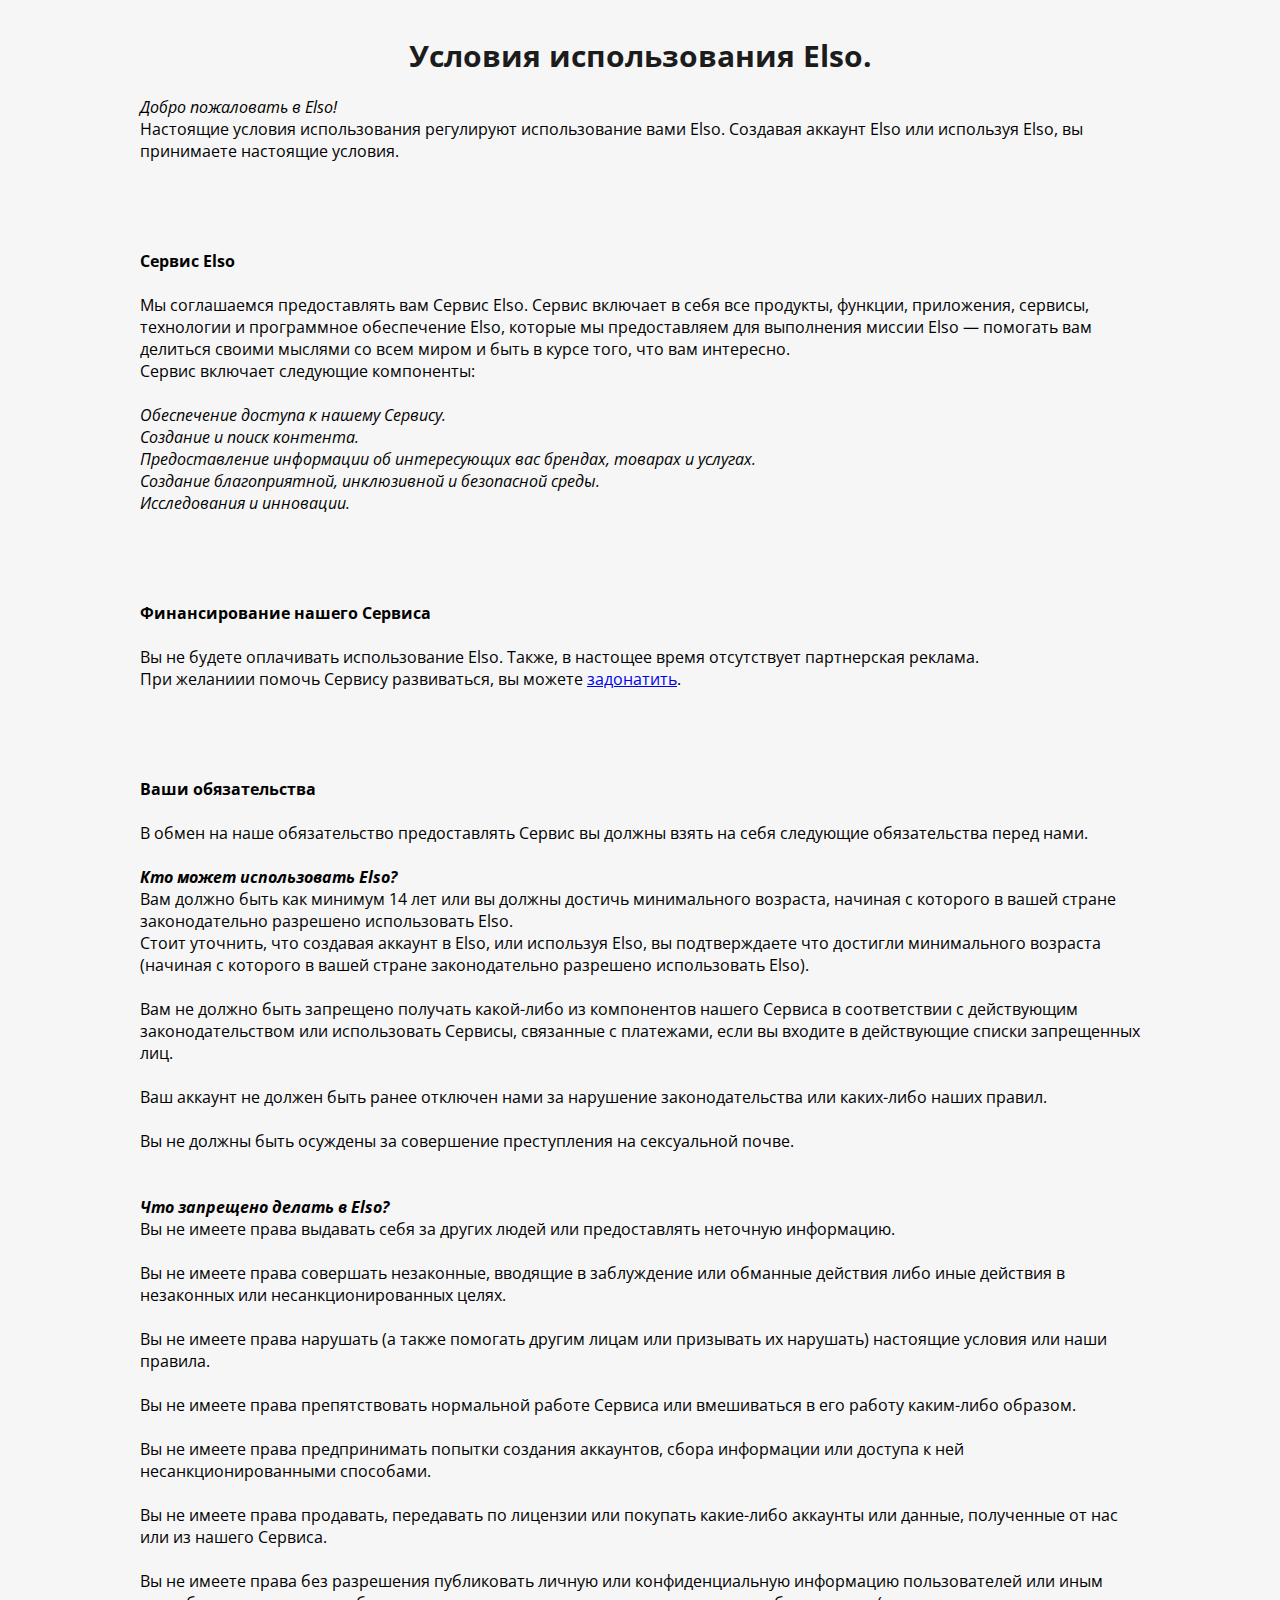
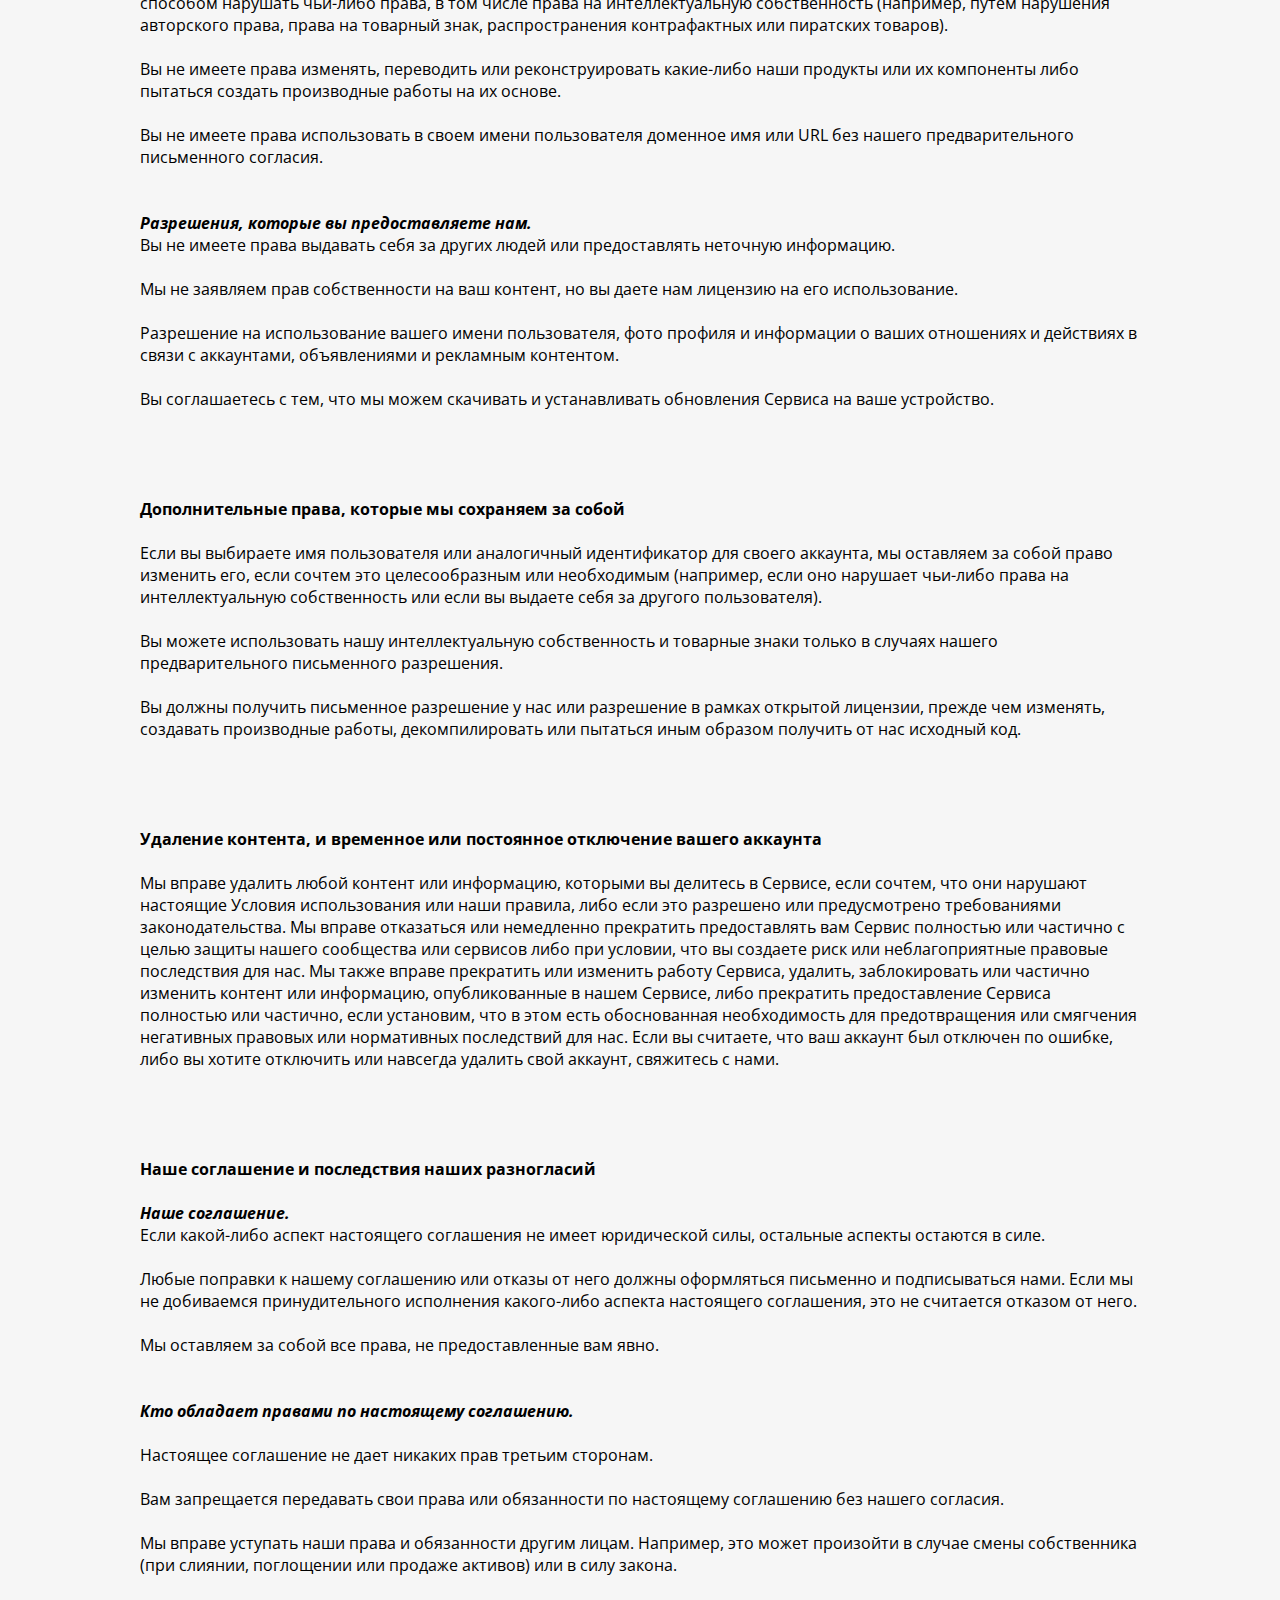
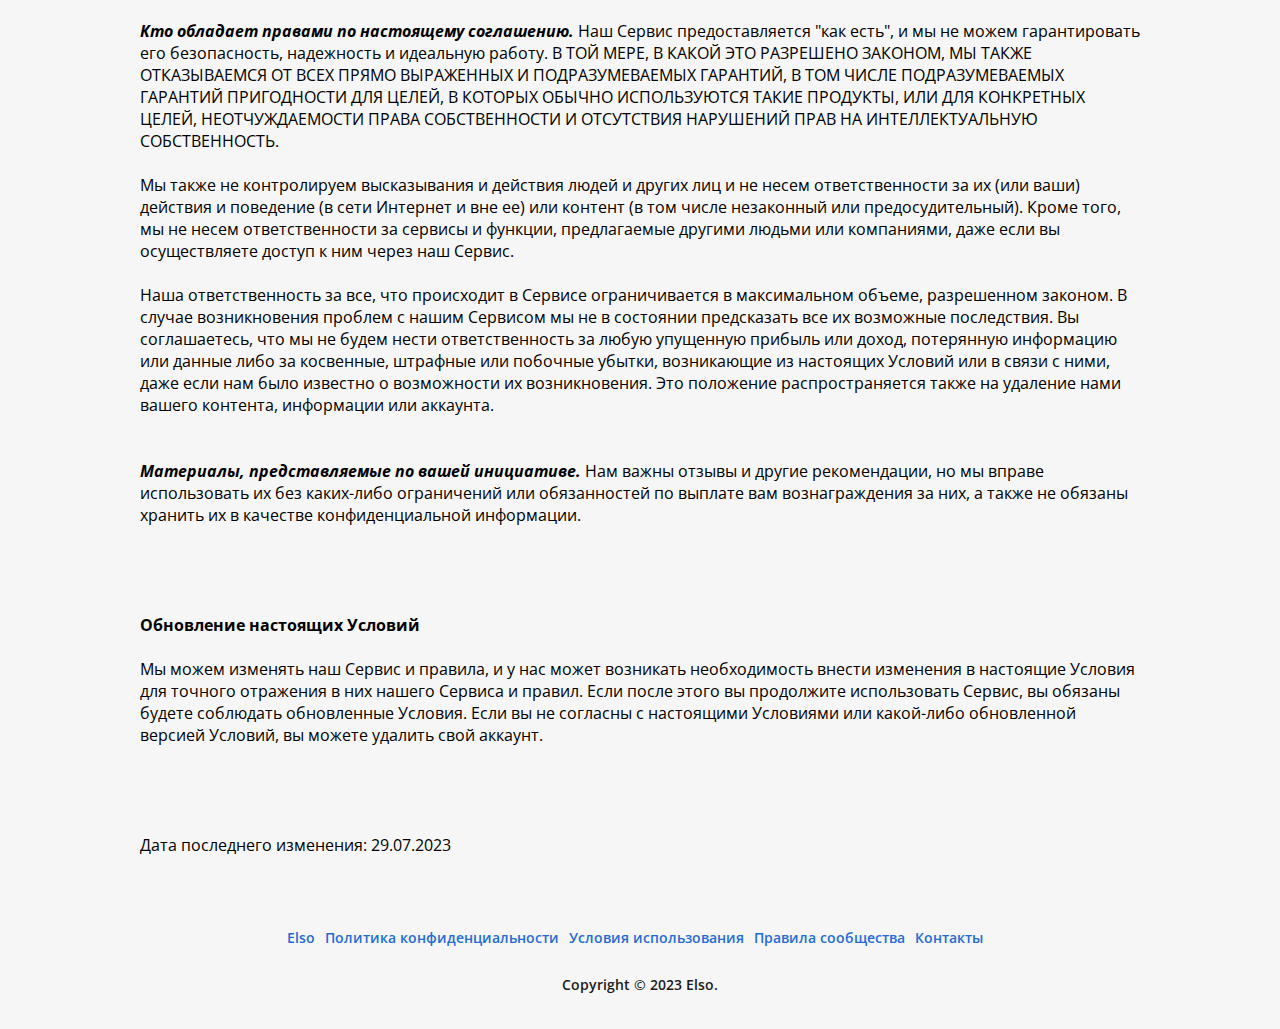
<file: terms.html>
﻿<!DOCTYPE html>

<html lang = "ru">

<head>
	<meta charset="UTF-8">
	<meta http-equiv="X-UA-Compatible" content="IE=edge">
	<meta name="viewport" content="width=device-width, initial-scale=1.0">

	<title>Условия использования Elso</title>

	<link rel="icon" href="img/favicon.svg">
	<link rel="apple-touch-icon" href="img/favicon.svg">
	<link rel="mask-icon" href="img/favicon.svg" color="#000000">

	<link rel="preconnect" href="https://fonts.googleapis.com">
	<link rel="preconnect" href="https://fonts.gstatic.com" crossorigin>
	<link href="https://fonts.googleapis.com/css2?family=Open+Sans:wght@400;600;700&display=swap" rel="stylesheet">
	
	<link rel="stylesheet" href="styles/reset.css">
	<link rel="stylesheet" href="styles/style.css">

</head>
<body>


<header>

</header>

<main> 

	<div class="main-container">

		<div style = " margin: auto; max-width: 1000px;">

			<h2 class="main-title">Условия использования Elso.</h2>
		

			<p style = "text-align: left; word-break: break;">



<i>Добро пожаловать в Elso!</i>
<br>
Настоящие условия использования регулируют использование вами Elso. Создавая аккаунт Elso или используя Elso, вы принимаете настоящие условия.

<br><br><br><br><br>
				
				
<b>Сервис Elso</b>
<br><br>
								
Мы соглашаемся предоставлять вам Сервис Elso. Сервис включает в себя все продукты, функции, приложения, сервисы, технологии и программное обеспечение Elso, которые мы предоставляем для выполнения миссии Elso — помогать вам делиться своими мыслями со всем миром и быть в курсе того, что вам интересно. 
<br>
Сервис включает следующие компоненты:
<br><br>

<i>Обеспечение доступа к нашему Сервису.</i>
<br>
<i>Создание и поиск контента.</i>
<br>
<i>Предоставление информации об интересующих вас брендах, товарах и услугах.</i>
<br>
<i>Создание благоприятной, инклюзивной и безопасной среды.</i>
<br>
<i>Исследования и инновации.</i>


<br><br><br><br><br>


<b>Финансирование нашего Сервиса</b>
<br><br>
Вы не будете оплачивать использование Elso. Также, в настощее время отсутствует партнерская реклама.
<br>
При желаниии помочь Сервису развиваться, вы можете <a href = "https://www.donationalerts.com/r/elsoapp" target="_blank">задонатить</a>.


<br><br><br><br><br>


<b>Ваши обязательства</b>
<br><br>
В обмен на наше обязательство предоставлять Сервис вы должны взять на себя следующие обязательства перед нами.
<br><br>

<b><i>Кто может использовать Elso?</i></b>
<br>
Вам должно быть как минимум 14 лет или вы должны достичь минимального возраста, начиная с которого в вашей стране законодательно разрешено использовать Elso.
<br>
Стоит уточнить, что создавая аккаунт в Elso, или используя Elso, вы подтверждаете что достигли минимального возраста (начиная с которого в вашей стране законодательно разрешено использовать Elso).
<br><br>
Вам не должно быть запрещено получать какой-либо из компонентов нашего Сервиса в соответствии с действующим законодательством или использовать Сервисы, связанные с платежами, если вы входите в действующие списки запрещенных лиц.
<br><br>
Ваш аккаунт не должен быть ранее отключен нами за нарушение законодательства или каких-либо наших правил.
<br><br>
Вы не должны быть осуждены за совершение преступления на сексуальной почве.

<br><br><br>

<b><i>Что запрещено делать в Elso?</i></b>
<br>
Вы не имеете права выдавать себя за других людей или предоставлять неточную информацию.
<br><br>
Вы не имеете права совершать незаконные, вводящие в заблуждение или обманные действия либо иные действия в незаконных или несанкционированных целях.
<br><br>
Вы не имеете права нарушать (а также помогать другим лицам или призывать их нарушать) настоящие условия или наши правила.
<br><br>
Вы не имеете права препятствовать нормальной работе Сервиса или вмешиваться в его работу каким-либо образом.
<br><br>
Вы не имеете права предпринимать попытки создания аккаунтов, сбора информации или доступа к ней несанкционированными способами.
<br><br>
Вы не имеете права продавать, передавать по лицензии или покупать какие-либо аккаунты или данные, полученные от нас или из нашего Сервиса.
<br><br>
Вы не имеете права без разрешения публиковать личную или конфиденциальную информацию пользователей или иным способом нарушать чьи-либо права, в том числе права на интеллектуальную собственность (например, путем нарушения авторского права, права на товарный знак, распространения контрафактных или пиратских товаров).
<br><br>
Вы не имеете права изменять, переводить или реконструировать какие-либо наши продукты или их компоненты либо пытаться создать производные работы на их основе.
<br><br>
Вы не имеете права использовать в своем имени пользователя доменное имя или URL без нашего предварительного письменного согласия.

<br><br><br>

<b><i>Разрешения, которые вы предоставляете нам.</i></b>
<br>
Вы не имеете права выдавать себя за других людей или предоставлять неточную информацию.
<br><br>
Мы не заявляем прав собственности на ваш контент, но вы даете нам лицензию на его использование.
<br><br>
Разрешение на использование вашего имени пользователя, фото профиля и информации о ваших отношениях и действиях в связи с аккаунтами, объявлениями и рекламным контентом.
<br><br>
Вы соглашаетесь с тем, что мы можем скачивать и устанавливать обновления Сервиса на ваше устройство.


<br><br><br><br><br>


<b>Дополнительные права, которые мы сохраняем за собой</b>
<br><br>
Если вы выбираете имя пользователя или аналогичный идентификатор для своего аккаунта, мы оставляем за собой право изменить его, если сочтем это целесообразным или необходимым (например, если оно нарушает чьи-либо права на интеллектуальную собственность или если вы выдаете себя за другого пользователя).
<br><br>
Вы можете использовать нашу интеллектуальную собственность и товарные знаки только в случаях нашего предварительного письменного разрешения.
<br><br>
Вы должны получить письменное разрешение у нас или разрешение в рамках открытой лицензии, прежде чем изменять, создавать производные работы, декомпилировать или пытаться иным образом получить от нас исходный код.


<br><br><br><br><br>


<b>Удаление контента, и временное или постоянное отключение вашего аккаунта</b>
<br><br>
Мы вправе удалить любой контент или информацию, которыми вы делитесь в Сервисе, если сочтем, что они нарушают настоящие Условия использования или наши правила, либо если это разрешено или предусмотрено требованиями законодательства. Мы вправе отказаться или немедленно прекратить предоставлять вам Сервис полностью или частично с целью защиты нашего сообщества или сервисов либо при условии, что вы создаете риск или неблагоприятные правовые последствия для нас.
Мы также вправе прекратить или изменить работу Сервиса, удалить, заблокировать или частично изменить контент или информацию, опубликованные в нашем Сервисе, либо прекратить предоставление Сервиса полностью или частично, если установим, что в этом есть обоснованная необходимость для предотвращения или смягчения негативных правовых или нормативных последствий для нас. Если вы считаете, что ваш аккаунт был отключен по ошибке, либо вы хотите отключить или навсегда удалить свой аккаунт, свяжитесь с нами.


<br><br><br><br><br>


<b>Наше соглашение и последствия наших разногласий</b>
<br><br>

<b><i>Наше соглашение.</i></b>
<br>
Если какой-либо аспект настоящего соглашения не имеет юридической силы, остальные аспекты остаются в силе.
<br><br>
Любые поправки к нашему соглашению или отказы от него должны оформляться письменно и подписываться нами. Если мы не добиваемся принудительного исполнения какого-либо аспекта настоящего соглашения, это не считается отказом от него.
<br><br>
Мы оставляем за собой все права, не предоставленные вам явно.

<br><br><br>

<b><i>Кто обладает правами по настоящему соглашению.</i></b>
<br><br>
Настоящее соглашение не дает никаких прав третьим сторонам.
<br><br>
Вам запрещается передавать свои права или обязанности по настоящему соглашению без нашего согласия.
<br><br>
Мы вправе уступать наши права и обязанности другим лицам. Например, это может произойти в случае смены собственника (при слиянии, поглощении или продаже активов) или в силу закона.

<br><br><br>

<b><i>Кто обладает правами по настоящему соглашению.</i></b>
Наш Сервис предоставляется "как есть", и мы не можем гарантировать его безопасность, надежность и идеальную работу. В ТОЙ МЕРЕ, В КАКОЙ ЭТО РАЗРЕШЕНО ЗАКОНОМ, МЫ ТАКЖЕ ОТКАЗЫВАЕМСЯ ОТ ВСЕХ ПРЯМО ВЫРАЖЕННЫХ И ПОДРАЗУМЕВАЕМЫХ ГАРАНТИЙ, В ТОМ ЧИСЛЕ ПОДРАЗУМЕВАЕМЫХ ГАРАНТИЙ ПРИГОДНОСТИ ДЛЯ ЦЕЛЕЙ, В КОТОРЫХ ОБЫЧНО ИСПОЛЬЗУЮТСЯ ТАКИЕ ПРОДУКТЫ, ИЛИ ДЛЯ КОНКРЕТНЫХ ЦЕЛЕЙ, НЕОТЧУЖДАЕМОСТИ ПРАВА СОБСТВЕННОСТИ И ОТСУТСТВИЯ НАРУШЕНИЙ ПРАВ НА ИНТЕЛЛЕКТУАЛЬНУЮ СОБСТВЕННОСТЬ.
<br><br>
Мы также не контролируем высказывания и действия людей и других лиц и не несем ответственности за их (или ваши) действия и поведение (в сети Интернет и вне ее) или контент (в том числе незаконный или предосудительный). Кроме того, мы не несем ответственности за сервисы и функции, предлагаемые другими людьми или компаниями, даже если вы осуществляете доступ к ним через наш Сервис.
<br><br>
Наша ответственность за все, что происходит в Сервисе ограничивается в максимальном объеме, разрешенном законом. В случае возникновения проблем с нашим Сервисом мы не в состоянии предсказать все их возможные последствия. Вы соглашаетесь, что мы не будем нести ответственность за любую упущенную прибыль или доход, потерянную информацию или данные либо за косвенные, штрафные или побочные убытки, возникающие из настоящих Условий или в связи с ними, даже если нам было известно о возможности их возникновения. Это положение распространяется также на удаление нами вашего контента, информации или аккаунта.

<br><br><br>

<b><i>Материалы, представляемые по вашей инициативе.</i></b>
Нам важны отзывы и другие рекомендации, но мы вправе использовать их без каких-либо ограничений или обязанностей по выплате вам вознаграждения за них, а также не обязаны хранить их в качестве конфиденциальной информации.


<br><br><br><br><br>


<b>Обновление настоящих Условий</b>
<br><br>
Мы можем изменять наш Сервис и правила, и у нас может возникать необходимость внести изменения в настоящие Условия для точного отражения в них нашего Сервиса и правил. Если после этого вы продолжите использовать Сервис, вы обязаны будете соблюдать обновленные Условия. Если вы не согласны с настоящими Условиями или какой-либо обновленной версией Условий, вы можете удалить свой аккаунт.


<br><br><br><br><br>


Дата последнего изменения: 29.07.2023





			</p>
		</div>
		
	</div>
</main>

<footer>
	<div class = "footer-container"></div>	
</footer>

</body>
	<script src="scripts/footer.js"></script>
</html>
</file>
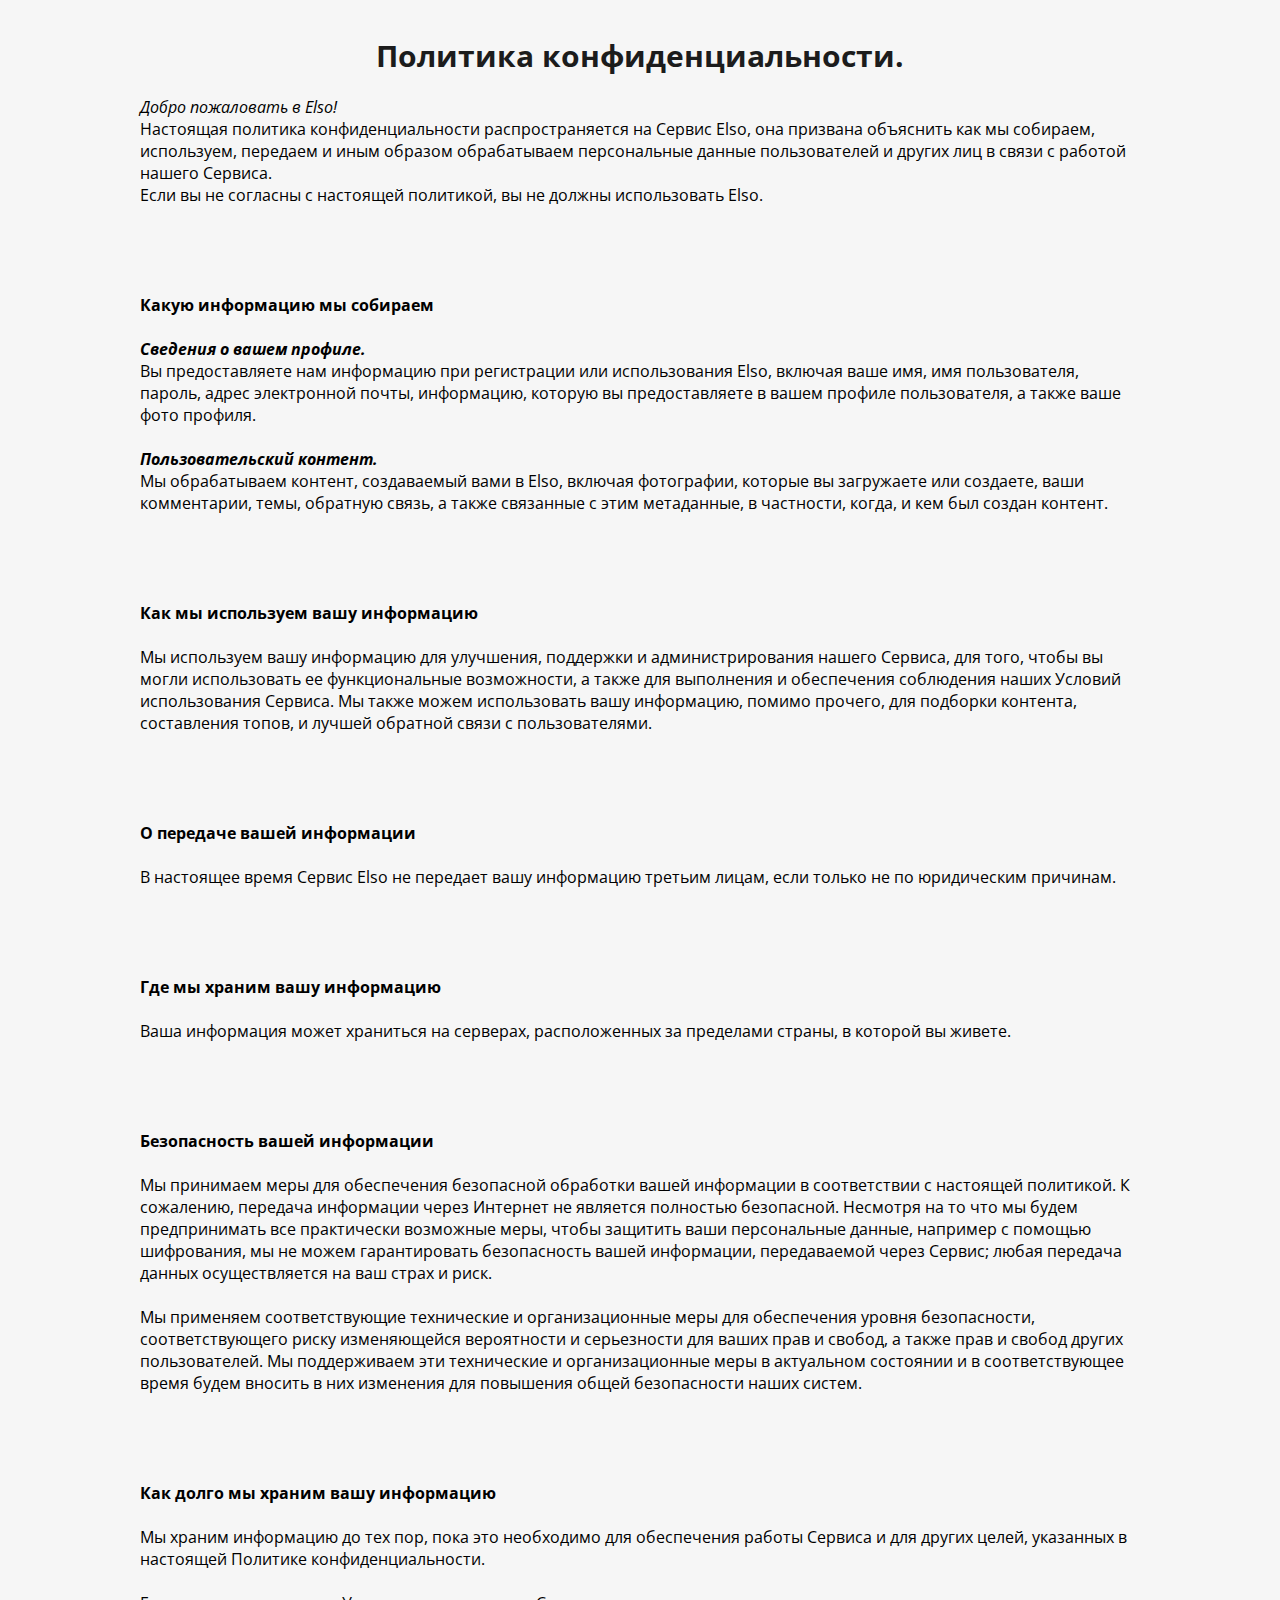
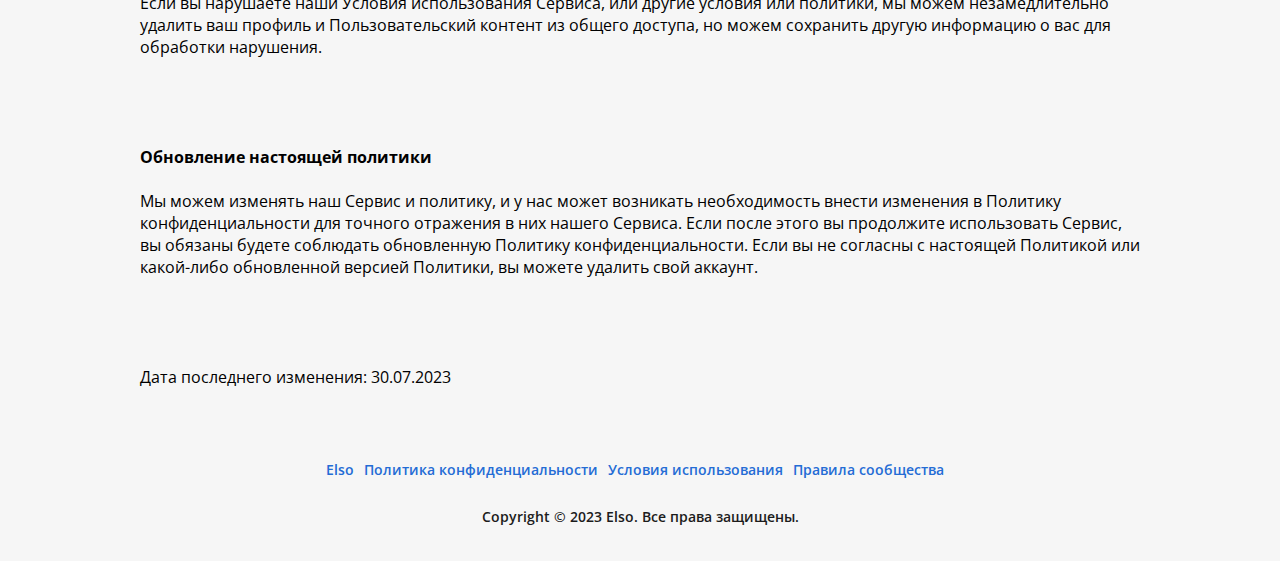
<file: ru/privacypolicy.html>
﻿<!DOCTYPE html>

<html lang = "ru">

<head>
	<meta charset="UTF-8">
	<meta http-equiv="X-UA-Compatible" content="IE=edge">
	<meta name="viewport" content="width=device-width, initial-scale=1.0">

	<title>Политика конфиденциальности Elso</title>

	<link rel="icon" href="../img/favicon.svg">
	<link rel="apple-touch-icon" href="../img/favicon.svg">
	<link rel=”mask-icon” href=”../img/favicon.svg” color=”#000000">

	<link rel="preconnect" href="https://fonts.googleapis.com">
	<link rel="preconnect" href="https://fonts.gstatic.com" crossorigin>
	<link href="https://fonts.googleapis.com/css2?family=Open+Sans:wght@400;600;700&display=swap" rel="stylesheet">
	
	<link rel="stylesheet" href="../styles/reset.css">
	<link rel="stylesheet" href="../styles/style.css">

</head>
<body>


<header>

</header>

<main> 

	<div class="main-container">

		<div style = " margin: auto; max-width: 1000px;">

			<h2 class="main-title">Политика конфиденциальности.</h2>
		

			<p style = "text-align: left; word-break: break;">



<i>Добро пожаловать в Elso!</i>
<br>
Настоящая политика конфиденциальности распространяется на Сервис Elso, она призвана объяснить как мы собираем, используем, передаем и иным образом обрабатываем персональные данные пользователей и других лиц в связи с работой нашего Сервиса. 
<br>
Если вы не согласны с настоящей политикой, вы не должны использовать Elso.


<br><br><br><br><br>
				
				
<b>Какую информацию мы собираем</b>
<br><br>
<b><i>Сведения о вашем профиле.</i></b>
<br>								
Вы предоставляете нам информацию при регистрации или использования Elso, включая ваше имя, имя пользователя, пароль, адрес электронной почты, информацию, которую вы предоставляете в вашем профиле пользователя, а также ваше фото профиля.
<br><br>
<b><i>Пользовательский контент.</i></b>
<br>
Мы обрабатываем контент, создаваемый вами в Elso, включая фотографии, которые вы загружаете или создаете, ваши комментарии, темы, обратную связь, а также связанные с этим метаданные, в частности, когда, и кем был создан контент.


<br><br><br><br><br>
				
				
<b>Как мы используем вашу информацию</b>
<br><br>
Мы используем вашу информацию для улучшения, поддержки и администрирования нашего Сервиса, для того, чтобы вы могли использовать ее функциональные возможности, а также для выполнения и обеспечения соблюдения наших Условий использования Сервиса.
Мы также можем использовать вашу информацию, помимо прочего, для подборки контента, составления топов, и лучшей обратной связи с пользователями.


<br><br><br><br><br>
				
				
<b>О передаче вашей информации</b>
<br><br>
В настоящее время Сервис Elso не передает вашу информацию третьим лицам, если только не по юридическим причинам.


<br><br><br><br><br>
				
				
<b>Где мы храним вашу информацию</b>
<br><br>
Ваша информация может храниться на серверах, расположенных за пределами страны, в которой вы живете.




<br><br><br><br><br>
				
				
<b>Безопасность вашей информации</b>
<br><br>
Мы принимаем меры для обеспечения безопасной обработки вашей информации в соответствии с настоящей политикой. К сожалению, передача информации через Интернет не является полностью безопасной. Несмотря на то что мы будем предпринимать все практически возможные меры, чтобы защитить ваши персональные данные, например с помощью шифрования, мы не можем гарантировать безопасность вашей информации, передаваемой через Сервис; любая передача данных осуществляется на ваш страх и риск.
<br><br>
Мы применяем соответствующие технические и организационные меры для обеспечения уровня безопасности, соответствующего риску изменяющейся вероятности и серьезности для ваших прав и свобод, а также прав и свобод других пользователей. Мы поддерживаем эти технические и организационные меры в актуальном состоянии и в соответствующее время будем вносить в них изменения для повышения общей безопасности наших систем.


<br><br><br><br><br>
				
				
<b>Как долго мы храним вашу информацию</b>
<br><br>
Мы храним информацию до тех пор, пока это необходимо для обеспечения работы Сервиса и для других целей, указанных в настоящей Политике конфиденциальности.
<br><br>
Если вы нарушаете наши Условия использования Сервиса, или другие условия или политики, мы можем незамедлительно удалить ваш профиль и Пользовательский контент из общего доступа, но можем сохранить другую информацию о вас для обработки нарушения.


<br><br><br><br><br>
				
				
<b>Обновление настоящей политики</b>
<br><br>
Мы можем изменять наш Сервис и политику, и у нас может возникать необходимость внести изменения в Политику конфиденциальности для точного отражения в них нашего Сервиса. Если после этого вы продолжите использовать Сервис, вы обязаны будете соблюдать обновленную Политику конфиденциальности. Если вы не согласны с настоящей Политикой или какой-либо обновленной версией Политики, вы можете удалить свой аккаунт.



<br><br><br><br><br>


Дата последнего изменения: 30.07.2023





			</p>
		</div>
		
	</div>
</main>

<footer>

	<div class = "footer-container">

		<ul>
			
			<li><a class="footer-contentLink" href="../index.html">Elso</a></li>
			<li><a class="footer-contentLink" href="privacypolicy.html">Политика конфиденциальности</a></li>
			<li><a class="footer-contentLink" href="terms.html" target="_blank">Условия использования</a></li>
			<li><a class="footer-contentLink" href="rules.html" target="_blank">Правила сообщества</a></li>
		
		</ul>
		<br>
		<p class = "footer-copyright">Copyright © 2023 Elso. Все права защищены.</p>
	</div>	

</footer>

</body>

</html>
</file>
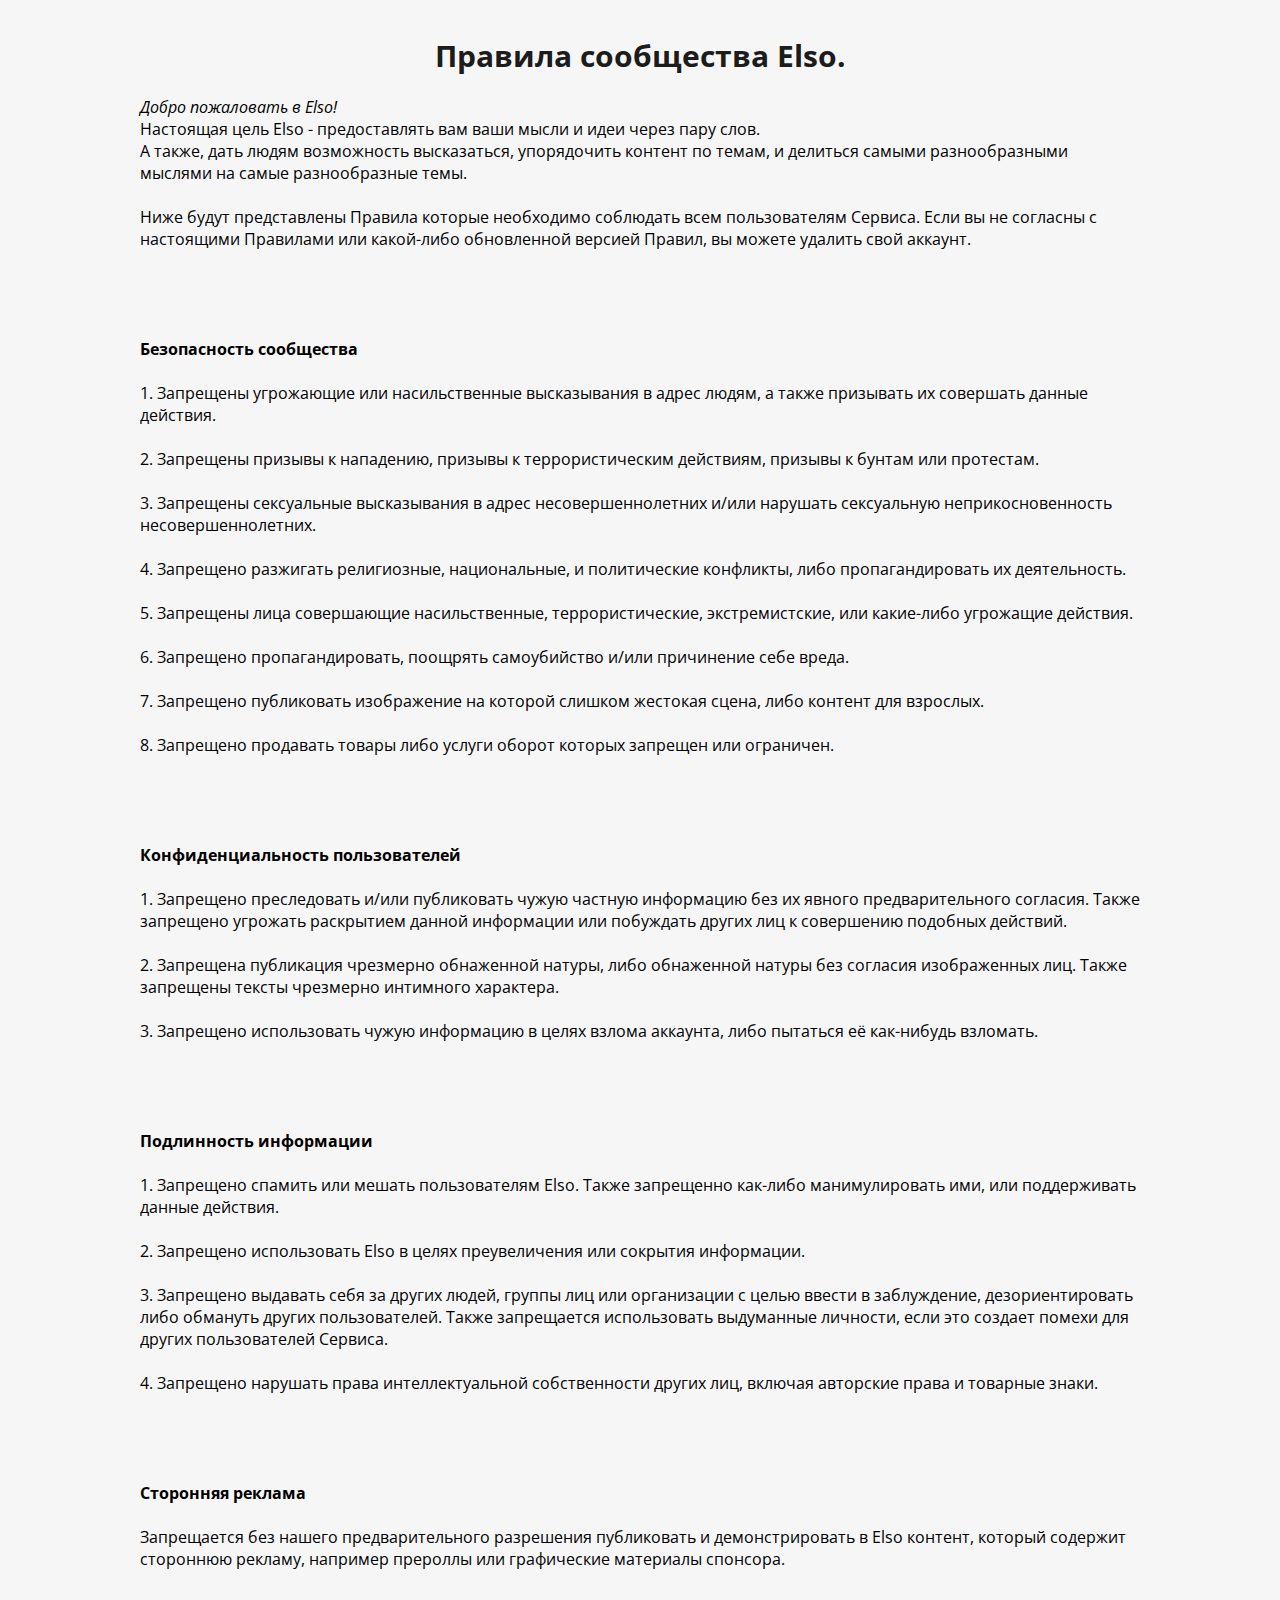
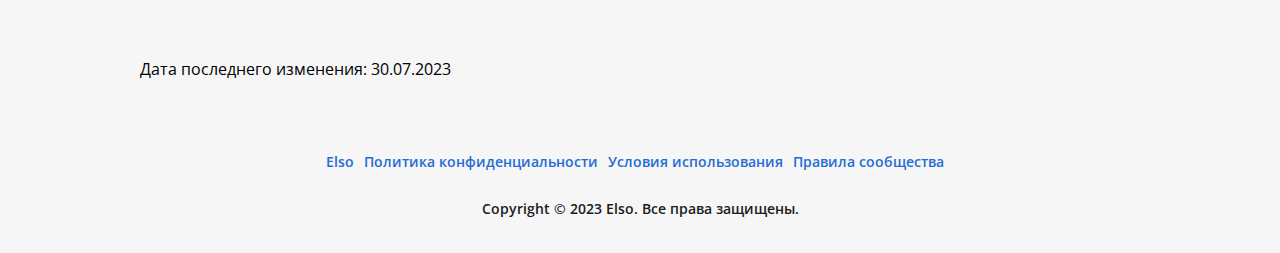
<file: ru/rules.html>
﻿<!DOCTYPE html>

<html lang = "ru">

<head>
	<meta charset="UTF-8">
	<meta http-equiv="X-UA-Compatible" content="IE=edge">
	<meta name="viewport" content="width=device-width, initial-scale=1.0">

	<title>Правила сообщества Elso</title>

	<link rel="icon" href="../img/favicon.svg">
	<link rel="apple-touch-icon" href="../img/favicon.svg">
	<link rel=”mask-icon” href=”../img/favicon.svg” color=”#000000">

	<link rel="preconnect" href="https://fonts.googleapis.com">
	<link rel="preconnect" href="https://fonts.gstatic.com" crossorigin>
	<link href="https://fonts.googleapis.com/css2?family=Open+Sans:wght@400;600;700&display=swap" rel="stylesheet">
	
	<link rel="stylesheet" href="../styles/reset.css">
	<link rel="stylesheet" href="../styles/style.css">

</head>

<body>


<header>

</header>

<main> 
	<div class="main-container">

		<div style = "margin: auto; max-width: 1000px;">

			<h2 class="main-title">Правила сообщества Elso.</h2>
		

			<p style = "text-align: left; word-break: break;">



<i>Добро пожаловать в Elso!</i>
<br>
Настоящая цель Elso - предоставлять вам ваши мысли и идеи через пару слов.
<br>
А также, дать людям возможность высказаться, упорядочить контент по темам, и делиться самыми разнообразными мыслями на самые разнообразные темы.
<br><br>
Ниже будут представлены Правила которые необходимо соблюдать всем пользователям Сервиса. Если вы не согласны с настоящими Правилами или какой-либо обновленной версией Правил, вы можете удалить свой аккаунт.


<br><br><br><br><br>
				
				
<b>Безопасность сообщества</b>
<br><br>
1. Запрещены угрожающие или насильственные высказывания в адрес людям, а также призывать их совершать данные действия.
<br><br>
2. Запрещены призывы к нападению, призывы к террористическим действиям, призывы к бунтам или протестам.
<br><br>
3. Запрещены сексуальные высказывания в адрес несовершеннолетних и/или нарушать сексуальную неприкосновенность несовершеннолетних.
<br><br>
4. Запрещено разжигать религиозные, национальные, и политические конфликты, либо пропагандировать их деятельность.
<br><br>
5. Запрещены лица совершающие насильственные, террористические, экстремистские, или какие-либо угрожащие действия.
<br><br>
6. Запрещено пропагандировать, поощрять самоубийство и/или причинение себе вреда.
<br><br>
7. Запрещено публиковать изображение на которой слишком жестокая сцена, либо контент для взрослых.
<br><br>
8. Запрещено продавать товары либо услуги оборот которых запрещен или ограничен.


<br><br><br><br><br>
				
				
<b>Конфиденциальность пользователей</b>
<br><br>
1. Запрещено преследовать и/или публиковать чужую частную информацию без их явного предварительного согласия. Также запрещено угрожать раскрытием данной информации или побуждать других лиц к совершению подобных действий.
<br><br> 
2. Запрещена публикация чрезмерно обнаженной натуры, либо обнаженной натуры без согласия изображенных лиц. Также запрещены тексты чрезмерно интимного характера.
<br><br>
3. Запрещено использовать чужую информацию в целях взлома аккаунта, либо пытаться её как-нибудь взломать.


<br><br><br><br><br>
				
				
<b>Подлинность информации</b>
<br><br>
1. Запрещено спамить или мешать пользователям Elso. Также запрещенно как-либо манимулировать ими, или поддерживать данные действия.
<br><br>
2. Запрещено использовать Elso в целях преувеличения или сокрытия информации.
<br><br>
3. Запрещено выдавать себя за других людей, группы лиц или организации с целью ввести в заблуждение, дезориентировать либо обмануть других пользователей. Также запрещается использовать выдуманные личности, если это создает помехи для других пользователей Сервиса.
<br><br>
4. Запрещено нарушать права интеллектуальной собственности других лиц, включая авторские права и товарные знаки.


<br><br><br><br><br>


<b>Сторонняя реклама</b>
<br><br>
Запрещается без нашего предварительного разрешения публиковать и демонстрировать в Elso контент, который содержит стороннюю рекламу, например прероллы или графические материалы спонсора.



<br><br><br><br><br>


Дата последнего изменения: 30.07.2023





			</p>
		</div>
		
	</div>
</main>

<footer>

	<div class = "footer-container">

		<ul>
			
			<li><a class="footer-contentLink" href="../index.html">Elso</a></li>
			<li><a class="footer-contentLink" href="privacypolicy.html" target="_blank">Политика конфиденциальности</a></li>
			<li><a class="footer-contentLink" href="terms.html" target="_blank">Условия использования</a></li>
			<li><a class="footer-contentLink" href="rules.html">Правила сообщества</a></li>
		
		</ul>
		<br>
		<p class = "footer-copyright">Copyright © 2023 Elso. Все права защищены.</p>
	</div>	

</footer>

</body>

</html>
</file>
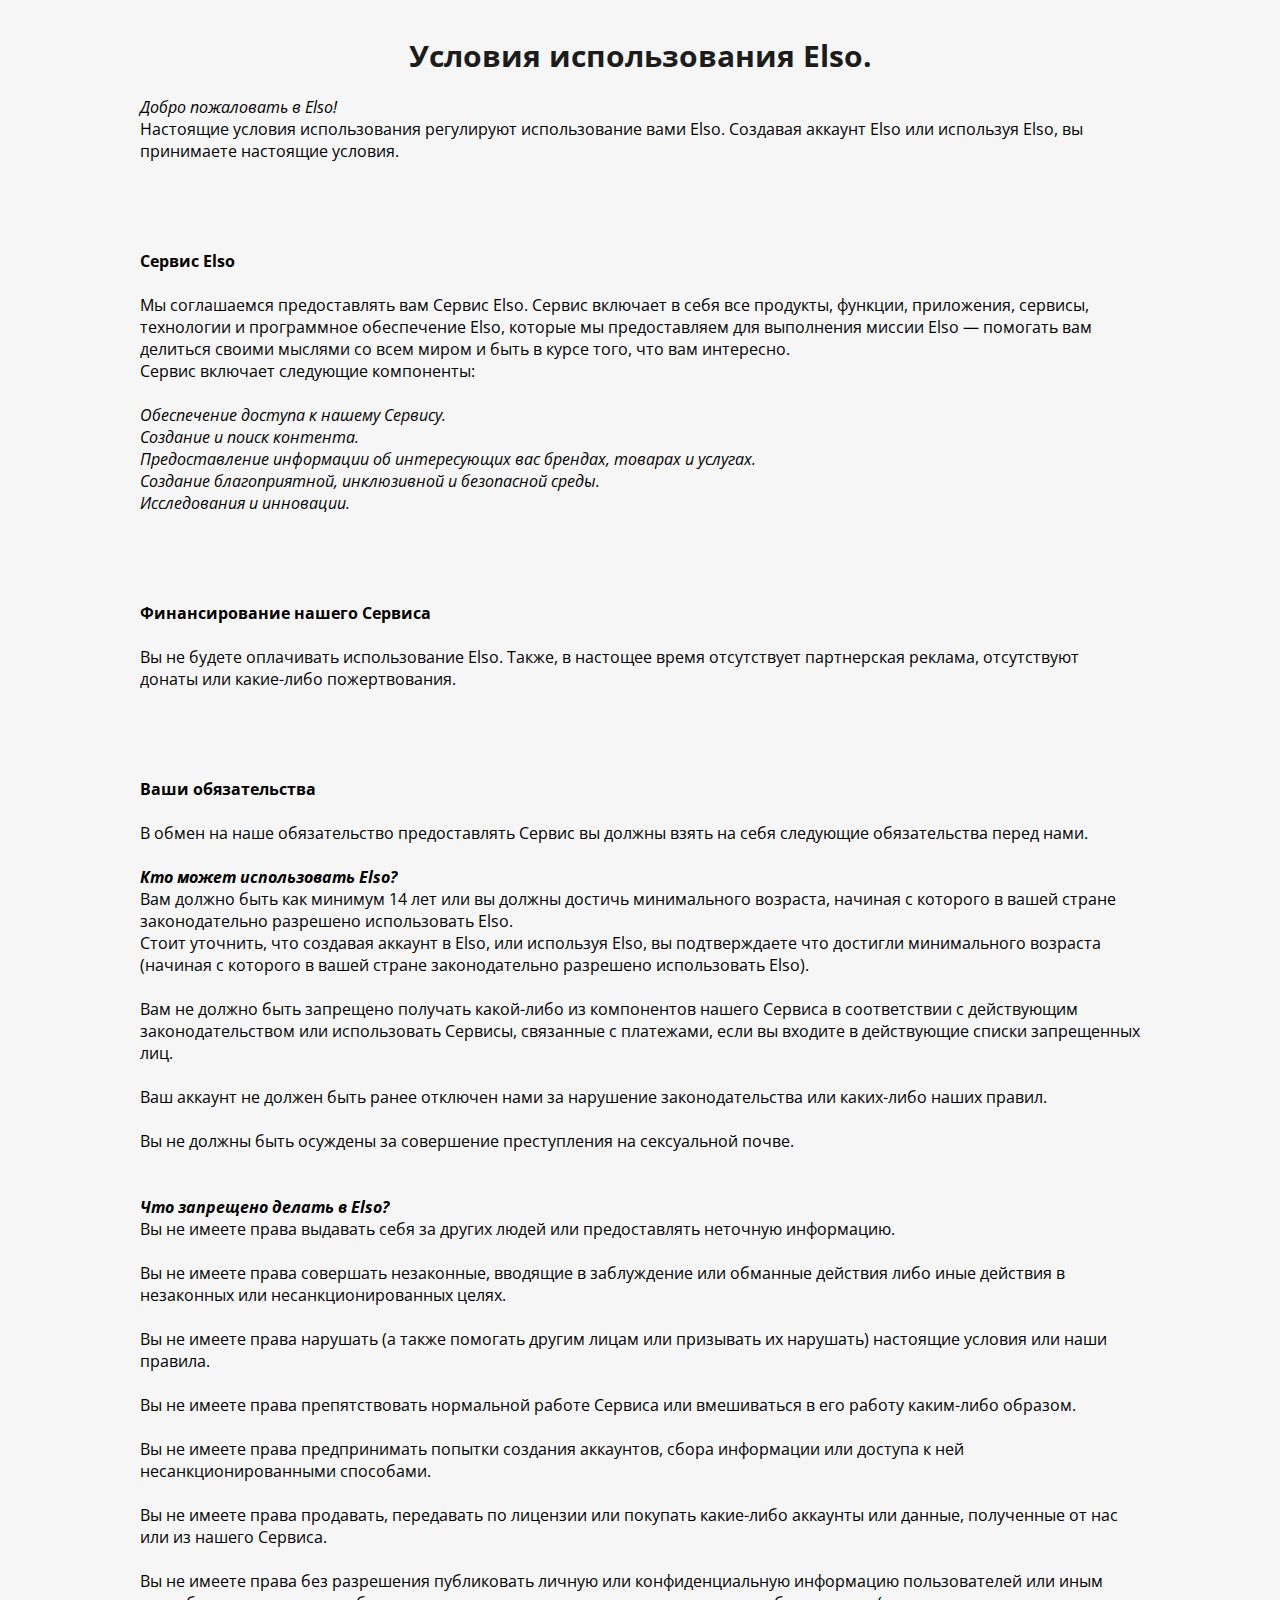
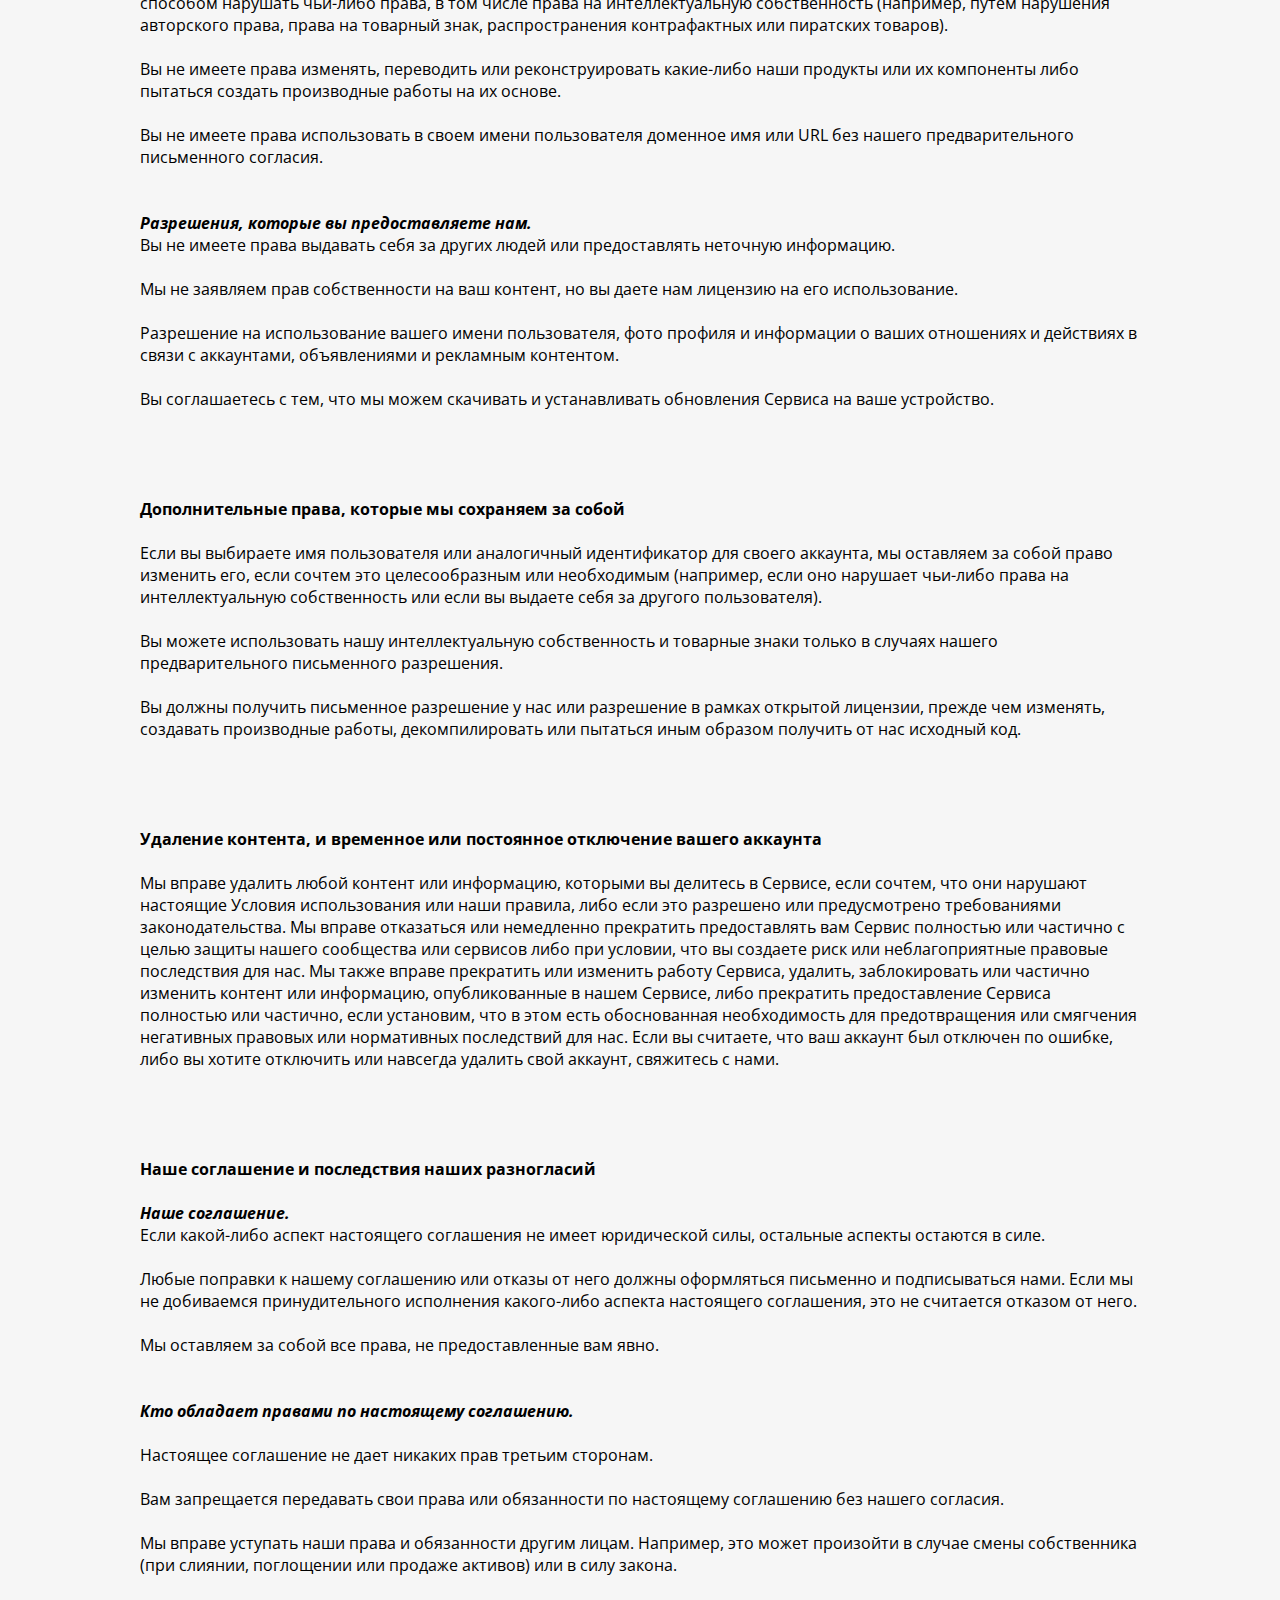
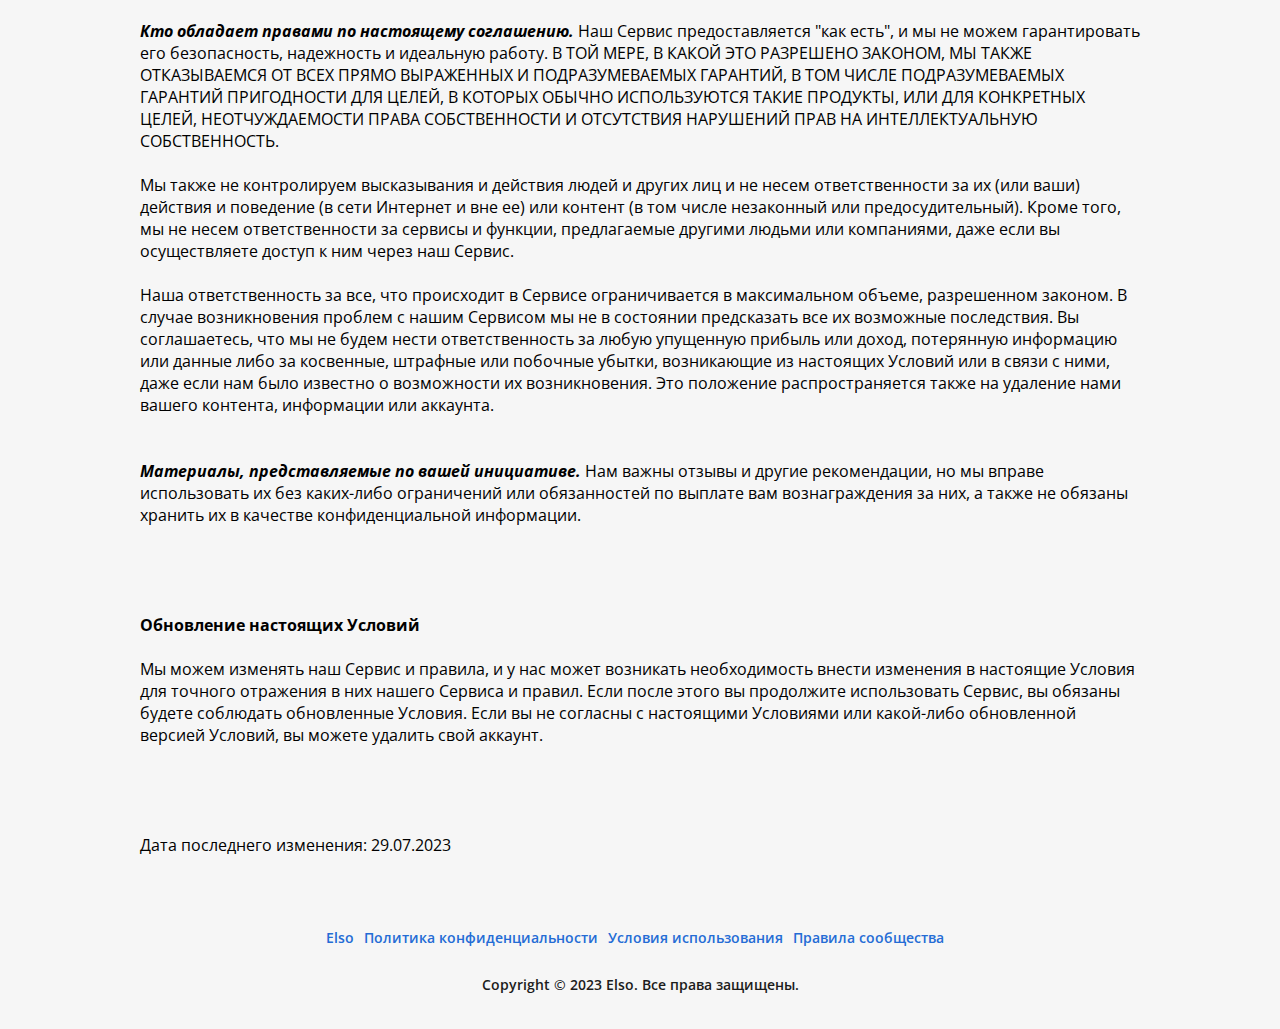
<file: ru/terms.html>
﻿<!DOCTYPE html>

<html lang = "ru">

<head>
	<meta charset="UTF-8">
	<meta http-equiv="X-UA-Compatible" content="IE=edge">
	<meta name="viewport" content="width=device-width, initial-scale=1.0">

	<title>Условия использования Elso</title>

	<link rel="icon" href="../img/favicon.svg">
	<link rel="apple-touch-icon" href="../img/favicon.svg">
	<link rel=”mask-icon” href=”../img/favicon.svg” color=”#000000">

	<link rel="preconnect" href="https://fonts.googleapis.com">
	<link rel="preconnect" href="https://fonts.gstatic.com" crossorigin>
	<link href="https://fonts.googleapis.com/css2?family=Open+Sans:wght@400;600;700&display=swap" rel="stylesheet">
	
	<link rel="stylesheet" href="../styles/reset.css">
	<link rel="stylesheet" href="../styles/style.css">

</head>
<body>


<header>

</header>

<main> 

	<div class="main-container">

		<div style = " margin: auto; max-width: 1000px;">

			<h2 class="main-title">Условия использования Elso.</h2>
		

			<p style = "text-align: left; word-break: break;">



<i>Добро пожаловать в Elso!</i>
<br>
Настоящие условия использования регулируют использование вами Elso. Создавая аккаунт Elso или используя Elso, вы принимаете настоящие условия.

<br><br><br><br><br>
				
				
<b>Сервис Elso</b>
<br><br>
								
Мы соглашаемся предоставлять вам Сервис Elso. Сервис включает в себя все продукты, функции, приложения, сервисы, технологии и программное обеспечение Elso, которые мы предоставляем для выполнения миссии Elso — помогать вам делиться своими мыслями со всем миром и быть в курсе того, что вам интересно. 
<br>
Сервис включает следующие компоненты:
<br><br>

<i>Обеспечение доступа к нашему Сервису.</i>
<br>
<i>Создание и поиск контента.</i>
<br>
<i>Предоставление информации об интересующих вас брендах, товарах и услугах.</i>
<br>
<i>Создание благоприятной, инклюзивной и безопасной среды.</i>
<br>
<i>Исследования и инновации.</i>


<br><br><br><br><br>


<b>Финансирование нашего Сервиса</b>
<br><br>
Вы не будете оплачивать использование Elso. Также, в настощее время отсутствует партнерская реклама, отсутствуют донаты или какие-либо пожертвования.		


<br><br><br><br><br>


<b>Ваши обязательства</b>
<br><br>
В обмен на наше обязательство предоставлять Сервис вы должны взять на себя следующие обязательства перед нами.
<br><br>

<b><i>Кто может использовать Elso?</i></b>
<br>
Вам должно быть как минимум 14 лет или вы должны достичь минимального возраста, начиная с которого в вашей стране законодательно разрешено использовать Elso.
<br>
Стоит уточнить, что создавая аккаунт в Elso, или используя Elso, вы подтверждаете что достигли минимального возраста (начиная с которого в вашей стране законодательно разрешено использовать Elso).
<br><br>
Вам не должно быть запрещено получать какой-либо из компонентов нашего Сервиса в соответствии с действующим законодательством или использовать Сервисы, связанные с платежами, если вы входите в действующие списки запрещенных лиц.
<br><br>
Ваш аккаунт не должен быть ранее отключен нами за нарушение законодательства или каких-либо наших правил.
<br><br>
Вы не должны быть осуждены за совершение преступления на сексуальной почве.

<br><br><br>

<b><i>Что запрещено делать в Elso?</i></b>
<br>
Вы не имеете права выдавать себя за других людей или предоставлять неточную информацию.
<br><br>
Вы не имеете права совершать незаконные, вводящие в заблуждение или обманные действия либо иные действия в незаконных или несанкционированных целях.
<br><br>
Вы не имеете права нарушать (а также помогать другим лицам или призывать их нарушать) настоящие условия или наши правила.
<br><br>
Вы не имеете права препятствовать нормальной работе Сервиса или вмешиваться в его работу каким-либо образом.
<br><br>
Вы не имеете права предпринимать попытки создания аккаунтов, сбора информации или доступа к ней несанкционированными способами.
<br><br>
Вы не имеете права продавать, передавать по лицензии или покупать какие-либо аккаунты или данные, полученные от нас или из нашего Сервиса.
<br><br>
Вы не имеете права без разрешения публиковать личную или конфиденциальную информацию пользователей или иным способом нарушать чьи-либо права, в том числе права на интеллектуальную собственность (например, путем нарушения авторского права, права на товарный знак, распространения контрафактных или пиратских товаров).
<br><br>
Вы не имеете права изменять, переводить или реконструировать какие-либо наши продукты или их компоненты либо пытаться создать производные работы на их основе.
<br><br>
Вы не имеете права использовать в своем имени пользователя доменное имя или URL без нашего предварительного письменного согласия.

<br><br><br>

<b><i>Разрешения, которые вы предоставляете нам.</i></b>
<br>
Вы не имеете права выдавать себя за других людей или предоставлять неточную информацию.
<br><br>
Мы не заявляем прав собственности на ваш контент, но вы даете нам лицензию на его использование.
<br><br>
Разрешение на использование вашего имени пользователя, фото профиля и информации о ваших отношениях и действиях в связи с аккаунтами, объявлениями и рекламным контентом.
<br><br>
Вы соглашаетесь с тем, что мы можем скачивать и устанавливать обновления Сервиса на ваше устройство.


<br><br><br><br><br>


<b>Дополнительные права, которые мы сохраняем за собой</b>
<br><br>
Если вы выбираете имя пользователя или аналогичный идентификатор для своего аккаунта, мы оставляем за собой право изменить его, если сочтем это целесообразным или необходимым (например, если оно нарушает чьи-либо права на интеллектуальную собственность или если вы выдаете себя за другого пользователя).
<br><br>
Вы можете использовать нашу интеллектуальную собственность и товарные знаки только в случаях нашего предварительного письменного разрешения.
<br><br>
Вы должны получить письменное разрешение у нас или разрешение в рамках открытой лицензии, прежде чем изменять, создавать производные работы, декомпилировать или пытаться иным образом получить от нас исходный код.


<br><br><br><br><br>


<b>Удаление контента, и временное или постоянное отключение вашего аккаунта</b>
<br><br>
Мы вправе удалить любой контент или информацию, которыми вы делитесь в Сервисе, если сочтем, что они нарушают настоящие Условия использования или наши правила, либо если это разрешено или предусмотрено требованиями законодательства. Мы вправе отказаться или немедленно прекратить предоставлять вам Сервис полностью или частично с целью защиты нашего сообщества или сервисов либо при условии, что вы создаете риск или неблагоприятные правовые последствия для нас.
Мы также вправе прекратить или изменить работу Сервиса, удалить, заблокировать или частично изменить контент или информацию, опубликованные в нашем Сервисе, либо прекратить предоставление Сервиса полностью или частично, если установим, что в этом есть обоснованная необходимость для предотвращения или смягчения негативных правовых или нормативных последствий для нас. Если вы считаете, что ваш аккаунт был отключен по ошибке, либо вы хотите отключить или навсегда удалить свой аккаунт, свяжитесь с нами.


<br><br><br><br><br>


<b>Наше соглашение и последствия наших разногласий</b>
<br><br>

<b><i>Наше соглашение.</i></b>
<br>
Если какой-либо аспект настоящего соглашения не имеет юридической силы, остальные аспекты остаются в силе.
<br><br>
Любые поправки к нашему соглашению или отказы от него должны оформляться письменно и подписываться нами. Если мы не добиваемся принудительного исполнения какого-либо аспекта настоящего соглашения, это не считается отказом от него.
<br><br>
Мы оставляем за собой все права, не предоставленные вам явно.

<br><br><br>

<b><i>Кто обладает правами по настоящему соглашению.</i></b>
<br><br>
Настоящее соглашение не дает никаких прав третьим сторонам.
<br><br>
Вам запрещается передавать свои права или обязанности по настоящему соглашению без нашего согласия.
<br><br>
Мы вправе уступать наши права и обязанности другим лицам. Например, это может произойти в случае смены собственника (при слиянии, поглощении или продаже активов) или в силу закона.

<br><br><br>

<b><i>Кто обладает правами по настоящему соглашению.</i></b>
Наш Сервис предоставляется "как есть", и мы не можем гарантировать его безопасность, надежность и идеальную работу. В ТОЙ МЕРЕ, В КАКОЙ ЭТО РАЗРЕШЕНО ЗАКОНОМ, МЫ ТАКЖЕ ОТКАЗЫВАЕМСЯ ОТ ВСЕХ ПРЯМО ВЫРАЖЕННЫХ И ПОДРАЗУМЕВАЕМЫХ ГАРАНТИЙ, В ТОМ ЧИСЛЕ ПОДРАЗУМЕВАЕМЫХ ГАРАНТИЙ ПРИГОДНОСТИ ДЛЯ ЦЕЛЕЙ, В КОТОРЫХ ОБЫЧНО ИСПОЛЬЗУЮТСЯ ТАКИЕ ПРОДУКТЫ, ИЛИ ДЛЯ КОНКРЕТНЫХ ЦЕЛЕЙ, НЕОТЧУЖДАЕМОСТИ ПРАВА СОБСТВЕННОСТИ И ОТСУТСТВИЯ НАРУШЕНИЙ ПРАВ НА ИНТЕЛЛЕКТУАЛЬНУЮ СОБСТВЕННОСТЬ.
<br><br>
Мы также не контролируем высказывания и действия людей и других лиц и не несем ответственности за их (или ваши) действия и поведение (в сети Интернет и вне ее) или контент (в том числе незаконный или предосудительный). Кроме того, мы не несем ответственности за сервисы и функции, предлагаемые другими людьми или компаниями, даже если вы осуществляете доступ к ним через наш Сервис.
<br><br>
Наша ответственность за все, что происходит в Сервисе ограничивается в максимальном объеме, разрешенном законом. В случае возникновения проблем с нашим Сервисом мы не в состоянии предсказать все их возможные последствия. Вы соглашаетесь, что мы не будем нести ответственность за любую упущенную прибыль или доход, потерянную информацию или данные либо за косвенные, штрафные или побочные убытки, возникающие из настоящих Условий или в связи с ними, даже если нам было известно о возможности их возникновения. Это положение распространяется также на удаление нами вашего контента, информации или аккаунта.

<br><br><br>

<b><i>Материалы, представляемые по вашей инициативе.</i></b>
Нам важны отзывы и другие рекомендации, но мы вправе использовать их без каких-либо ограничений или обязанностей по выплате вам вознаграждения за них, а также не обязаны хранить их в качестве конфиденциальной информации.


<br><br><br><br><br>


<b>Обновление настоящих Условий</b>
<br><br>
Мы можем изменять наш Сервис и правила, и у нас может возникать необходимость внести изменения в настоящие Условия для точного отражения в них нашего Сервиса и правил. Если после этого вы продолжите использовать Сервис, вы обязаны будете соблюдать обновленные Условия. Если вы не согласны с настоящими Условиями или какой-либо обновленной версией Условий, вы можете удалить свой аккаунт.


<br><br><br><br><br>


Дата последнего изменения: 29.07.2023





			</p>
		</div>
		
	</div>
</main>

<footer>

	<div class = "footer-container">

		<ul>
			
			<li><a class="footer-contentLink" href="../index.html">Elso</a></li>
			<li><a class="footer-contentLink" href="privacypolicy.html" target="_blank">Политика конфиденциальности</a></li>
			<li><a class="footer-contentLink" href="terms.html">Условия использования</a></li>
			<li><a class="footer-contentLink" href="rules.html" target="_blank">Правила сообщества</a></li>
		
		</ul>
		<br>
		<p class = "footer-copyright">Copyright © 2023 Elso. Все права защищены.</p>
	</div>	

</footer>

</body>

</html>
</file>
<file: styles/style.css>
body {

	font-family: 'Open Sans', sans-serif;
	background-color: #F6F6F6;
}



.header-container {
	
	max-width: 1500px;
	padding: 35px;


	margin: auto;

}

.header-logotitle {
	margin-top: 60px;
	margin-bottom: 60px;
	margin-left: 10px;
	width: 400px;

}

.header-description {

	font-size: 50px;
	font-weight: 400;
	color: #1C1C1C;

}

.header-downloadLink:hover {
		
	color: #1C1C1C;
	background-color: #F6F6F6;	
	border-color: #1C1C1C;
}









.glow-on-hover {
	display: flex;
	margin: auto;
	margin-top: 80px;
	margin-bottom: 80px;
	
	justify-content: center;
	align-items: center;
	
	width: 270px;
	height:	81px;
	
	font-size: 23px;
	font-weight: 600;
	cursor: pointer;
	color: #F6F6F6;
	background-color: #1C1C1C;	
	text-decoration: none;
	
    position: relative;
    z-index: 0;
    border-radius: 100px;
}

.glow-on-hover:before {
    content: '';
	margin: auto;
    background: linear-gradient(45deg, #ff0000, #ff7300, #fffb00, #48ff00, #00ffd5, #002bff, #7a00ff, #ff00c8, #ff0000);
	/* background: linear-gradient(45deg, #1DAC21, #D35400, #3392DC, #1D26AC, #74BD1C, #C82514, #263EEC, #74BD1C, #0F1E99); */
    position: absolute;
    top: -10px;
    left:-10px;
    background-size: 400%;
    z-index: -1;
    filter: blur(12px);
    width: calc(100% + 20px);
    height: calc(100% + 20px);
    animation: glowing 20s linear infinite;
    opacity: 0;
    transition: opacity .3s ease-in-out;
    border-radius: 100px;
}

/* .glow-on-hover:active { */
    /* color: #000 */
/* } */

/* .glow-on-hover:active:after { */
    /* background: transparent; */
/* } */

.glow-on-hover:hover:before {
    opacity: 10;
}

.glow-on-hover:after {
    z-index: -1;
    content: '';
    position: absolute;
    width: 100%;
    height: 100%;
    background: #111;
    left: 0;
    top: 0;
    border-radius: 100px;
}

@keyframes glowing {
    0% { background-position: 0 0; }
    50% { background-position: 400% 0; }
    100% { background-position: 0 0; }
}






.main-container {

	max-width: 1500px;
	margin: auto;
	padding: 35px;	
	
}

.main-titleOfTitle {

	text-align: center;
	margin-top: 120px;
	margin-bottom: 50px;
	font-size: 25px;
	font-weight: 600;
	color: #999999;
	
}

.main-title {

	text-align: center;
	margin-bottom: 20px;
	font-size: 30px;
	font-weight: 700;
	color: #1C1C1C;
	
}

.main-bigContentContainer {

	max-width: 1200px;
	margin: auto;
	margin-bottom: 20px;
	overflow: hidden;
	height: 500px;	
	border-radius: 35px;

}

.main-contentContainerFilter {

	display: flex;
	position: relative;
	width: 100%;
	height: 100%;
	background: linear-gradient(to top, #000000AF, #00000000);

}

.main-contentContainerDescription {

	position: absolute;
	bottom: 20px;
	left: 20px;
	right: 20px;
	word-break: break;	
	font-size: 18px;
	font-weight: 600;
	color: #F6F6F6;

}



.main-titleDescription {

	text-align: center;
	margin-bottom: 100px;
	word-break: break;
	font-size: 20px;
	font-weight: 600;
	color: #1C1C1C;
	
}

.main-baseMiniContentContainer {
	
	display: flex;
	margin: auto;
	margin-bottom: 20px;
	max-width: 1200px;
	justify-content: space-between;		

}

.main-miniContentContainer {

	overflow: hidden;
	width: 500px;
	height: 500px;	
	border-radius: 35px;	

}



.main-bigTitle {

	margin-top: 230px;
	margin-bottom: 100px;
	font-size: 50px;
	font-weight: 400;
	color: #1C1C1C;

}



.footer-container {

	max-width: 1500px;
	margin: auto;
	padding-top: 35px;
	padding-bottom: 35px;

	justify-content: space-between;	
	align-items: center;
	
}


ul {

	display:flex;
	justify-content: center;
	margin-bottom: 5px;
	
}

li {

	margin-right: 10px;

}

.footer-languageLink {

	font-size: 12px;
	font-weight: 400;
	text-decoration: none;
	color: grey;
}


.footer-contentLink {

	font-size: 14px;
	font-weight: 600;
	text-decoration: none;
	color: #246CD5;

}

.footer-languageLink, .footer-contentLink:hover {

	text-decoration: underline;

}


.footer-copyright {

	text-align: center;
	font-size: 14px;
	font-weight: 600;
	color: #1C1C1C;

}














@media only screen and (max-width: 600px) {

.header-container {
	
	padding: 15px;

}

.header-logotitle {
	margin-top: 40px;
	margin-bottom: 40px;
	margin-left: 10px;
	width: 250px;

}

.header-description {

	font-size: 30px;

}

.glow-on-hover {
	
	width: 200px;
	height:	60px;	
	font-size: 18px;
	
}

.main-container {

	padding: 15px;
	
}

.main-titleOfTitle {

	margin-top: 50px;
	margin-bottom: 15px;
	font-size: 16px;
	
}

.main-title {

	margin-bottom: 15px;
	font-size: 18px;
	
}

.main-bigContentContainer {

	overflow: hidden;
	height: 200px;	
	border-radius: 20px;

}

.main-contentContainerDescription {

	left: 10px;
	right: 10px;
	font-size: 14px;

}

.main-titleDescription {

	margin-bottom: 100px;
	font-size: 16px;
	
}

.main-baseMiniContentContainer {
	
	display: block;
	
}

.main-miniContentContainer {

	margin-bottom: 30px;
	overflow: hidden;
	max-width: 100%;
	height: 200px;	
	border-radius: 20px;	

}

.main-bigTitle {

	margin-top: 70px;
	margin-bottom: 5px;
	font-size: 30px;

}

ul {

	text-align: center;
	display: block;
	justify-content: center;
	
}

li {

	margin-right: 10px;

}

.footer-container {

	padding-top: 15px;
	padding-bottom: 15px;
	
}

.footer-languageLink {

	font-size: 10px;

}


.footer-contentLink {

	font-size: 12px;

}

.footer-copyright {

	font-size: 12px;

}


}
</file>
